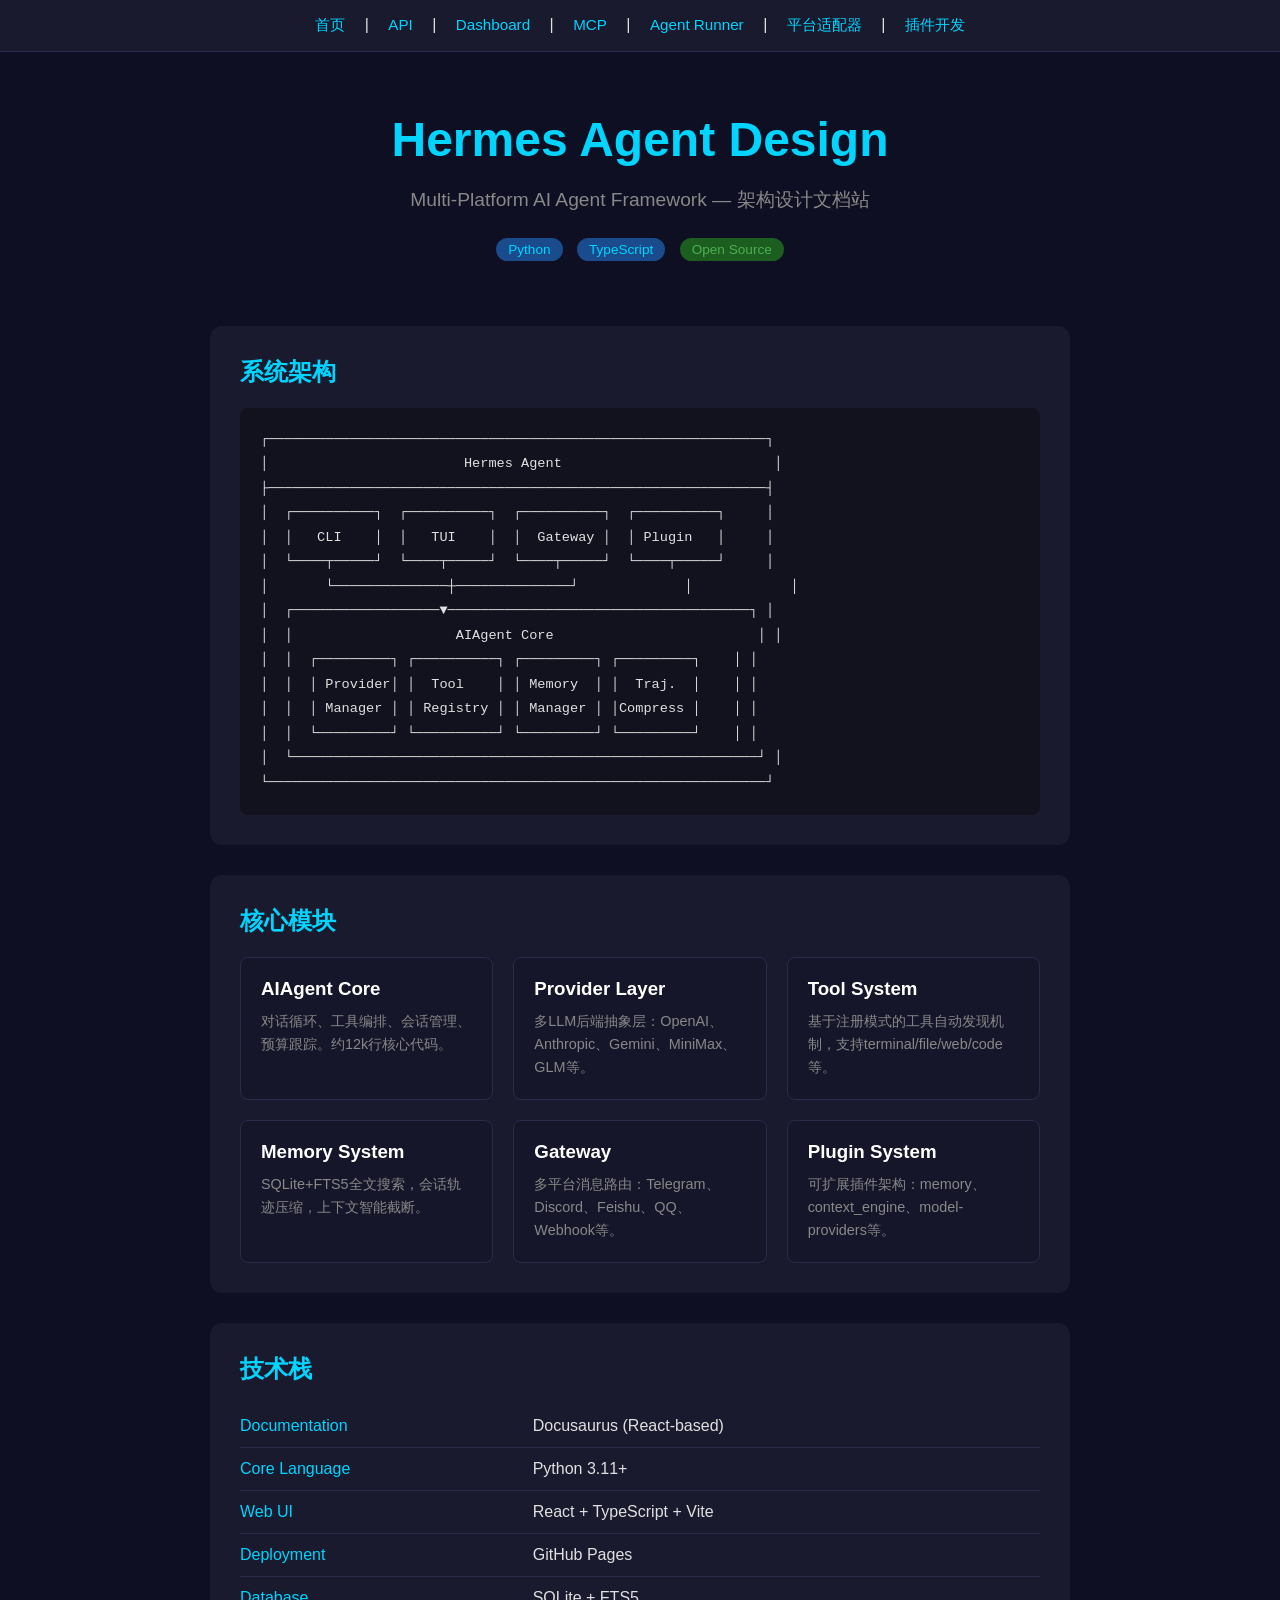
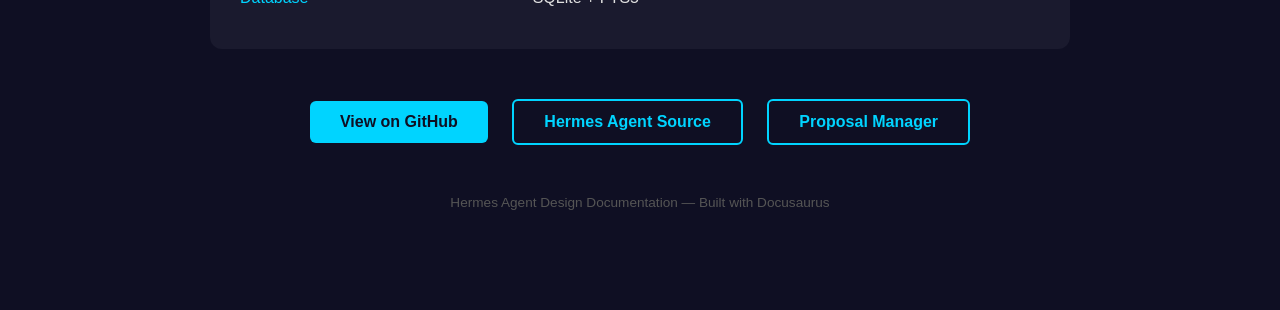
<file: index.html>
<!DOCTYPE html>
<html lang="zh-CN">
<head>
    <meta charset="UTF-8">
    <meta name="viewport" content="width=device-width, initial-scale=1.0">
    <title>Hermes Agent Design</title>
    <style>
        * { margin: 0; padding: 0; box-sizing: border-box; }
        body { font-family: -apple-system, BlinkMacSystemFont, 'Segoe UI', Roboto, sans-serif; background: #0f0f23; color: #e0e0e0; min-height: 100vh; }
        .container { max-width: 900px; margin: 0 auto; padding: 60px 20px; }
        .hero { text-align: center; margin-bottom: 60px; }
        .hero h1 { font-size: 3em; color: #00d4ff; margin-bottom: 20px; }
        .hero p { font-size: 1.2em; color: #888; max-width: 600px; margin: 0 auto; }
        .badge { display: inline-block; padding: 4px 12px; border-radius: 20px; font-size: 0.85em; margin: 5px; }
        .badge-blue { background: #1a4b8c; color: #00d4ff; }
        .badge-green { background: #1b5e20; color: #4caf50; }
        .section { background: #1a1a2e; border-radius: 12px; padding: 30px; margin-bottom: 30px; }
        .section h2 { color: #00d4ff; margin-bottom: 20px; font-size: 1.5em; }
        .grid { display: grid; grid-template-columns: repeat(auto-fit, minmax(250px, 1fr)); gap: 20px; }
        .card { background: #16162a; border-radius: 8px; padding: 20px; border: 1px solid #2a2a4a; }
        .card h3 { color: #fff; margin-bottom: 10px; }
        .card p { color: #888; font-size: 0.9em; line-height: 1.6; }
        .links { text-align: center; margin-top: 40px; }
        .links a { display: inline-block; padding: 12px 30px; background: #00d4ff; color: #0f0f23; text-decoration: none; border-radius: 6px; font-weight: bold; margin: 10px; }
        .links a.secondary { background: transparent; border: 2px solid #00d4ff; color: #00d4ff; }
        .architecture { background: #12121f; padding: 20px; border-radius: 8px; font-family: 'Courier New', monospace; font-size: 0.85em; line-height: 1.8; overflow-x: auto; white-space: pre; }
        .footer { text-align: center; padding: 40px 0; color: #555; font-size: 0.85em; }
        .nav { background: #1a1a2e; padding: 15px 20px; text-align: center; border-bottom: 1px solid #2a2a4a; }
        .nav a { color: #00d4ff; text-decoration: none; margin: 0 15px; font-size: 0.95em; }
        .nav a:hover { text-decoration: underline; }
        .nav a.active { color: #fff; font-weight: bold; }
    </style>
</head>
<body>
    <div class="nav">
        <a href="index.html">首页</a> |
        <a href="api.html">API</a> |
        <a href="dashboard.html">Dashboard</a> |
        <a href="mcp.html">MCP</a> |
        <a href="agent-runner.html">Agent Runner</a> |
        <a href="platform-adapter.html">平台适配器</a> |
        <a href="plugin-development.html">插件开发</a>
    </div>
    <div class="container">
        <div class="hero">
            <h1>Hermes Agent Design</h1>
            <p>Multi-Platform AI Agent Framework — 架构设计文档站</p>
            <div style="margin-top: 20px;">
                <span class="badge badge-blue">Python</span>
                <span class="badge badge-blue">TypeScript</span>
                <span class="badge badge-green">Open Source</span>
            </div>
        </div>

        <div class="section">
            <h2>系统架构</h2>
            <div class="architecture">┌─────────────────────────────────────────────────────────────┐
│                        Hermes Agent                          │
├─────────────────────────────────────────────────────────────┤
│  ┌──────────┐  ┌──────────┐  ┌──────────┐  ┌──────────┐     │
│  │   CLI    │  │   TUI    │  │  Gateway │  │ Plugin   │     │
│  └────┬─────┘  └────┬─────┘  └────┬─────┘  └────┬─────┘     │
│       └──────────────┼──────────────┘             │            │
│  ┌──────────────────▼─────────────────────────────────────┐ │
│  │                    AIAgent Core                         │ │
│  │  ┌─────────┐ ┌──────────┐ ┌─────────┐ ┌─────────┐    │ │
│  │  │ Provider│ │  Tool    │ │ Memory  │ │  Traj.  │    │ │
│  │  │ Manager │ │ Registry │ │ Manager │ │Compress │    │ │
│  │  └─────────┘ └──────────┘ └─────────┘ └─────────┘    │ │
│  └─────────────────────────────────────────────────────────┘ │
└─────────────────────────────────────────────────────────────┘</div>
        </div>

        <div class="section">
            <h2>核心模块</h2>
            <div class="grid">
                <div class="card">
                    <h3>AIAgent Core</h3>
                    <p>对话循环、工具编排、会话管理、预算跟踪。约12k行核心代码。</p>
                </div>
                <div class="card">
                    <h3>Provider Layer</h3>
                    <p>多LLM后端抽象层：OpenAI、Anthropic、Gemini、MiniMax、GLM等。</p>
                </div>
                <div class="card">
                    <h3>Tool System</h3>
                    <p>基于注册模式的工具自动发现机制，支持terminal/file/web/code等。</p>
                </div>
                <div class="card">
                    <h3>Memory System</h3>
                    <p>SQLite+FTS5全文搜索，会话轨迹压缩，上下文智能截断。</p>
                </div>
                <div class="card">
                    <h3>Gateway</h3>
                    <p>多平台消息路由：Telegram、Discord、Feishu、QQ、Webhook等。</p>
                </div>
                <div class="card">
                    <h3>Plugin System</h3>
                    <p>可扩展插件架构：memory、context_engine、model-providers等。</p>
                </div>
            </div>
        </div>

        <div class="section">
            <h2>技术栈</h2>
            <table style="width:100%; border-collapse: collapse;">
                <tr style="border-bottom: 1px solid #2a2a4a;">
                    <td style="padding: 12px 0; color: #00d4ff;">Documentation</td>
                    <td style="padding: 12px 0;">Docusaurus (React-based)</td>
                </tr>
                <tr style="border-bottom: 1px solid #2a2a4a;">
                    <td style="padding: 12px 0; color: #00d4ff;">Core Language</td>
                    <td style="padding: 12px 0;">Python 3.11+</td>
                </tr>
                <tr style="border-bottom: 1px solid #2a2a4a;">
                    <td style="padding: 12px 0; color: #00d4ff;">Web UI</td>
                    <td style="padding: 12px 0;">React + TypeScript + Vite</td>
                </tr>
                <tr style="border-bottom: 1px solid #2a2a4a;">
                    <td style="padding: 12px 0; color: #00d4ff;">Deployment</td>
                    <td style="padding: 12px 0;">GitHub Pages</td>
                </tr>
                <tr>
                    <td style="padding: 12px 0; color: #00d4ff;">Database</td>
                    <td style="padding: 12px 0;">SQLite + FTS5</td>
                </tr>
            </table>
        </div>

        <div class="links">
            <a href="https://github.com/YeLuo45/hermes-agent-design">View on GitHub</a>
            <a href="https://github.com/YeLuo45/hermes-agent" class="secondary">Hermes Agent Source</a>
            <a href="https://yeluo45.github.io/prj-proposals-manager/" class="secondary">Proposal Manager</a>
        </div>

        <div class="footer">
            Hermes Agent Design Documentation — Built with Docusaurus
        </div>
    </div>
</body>
</html>
</file>
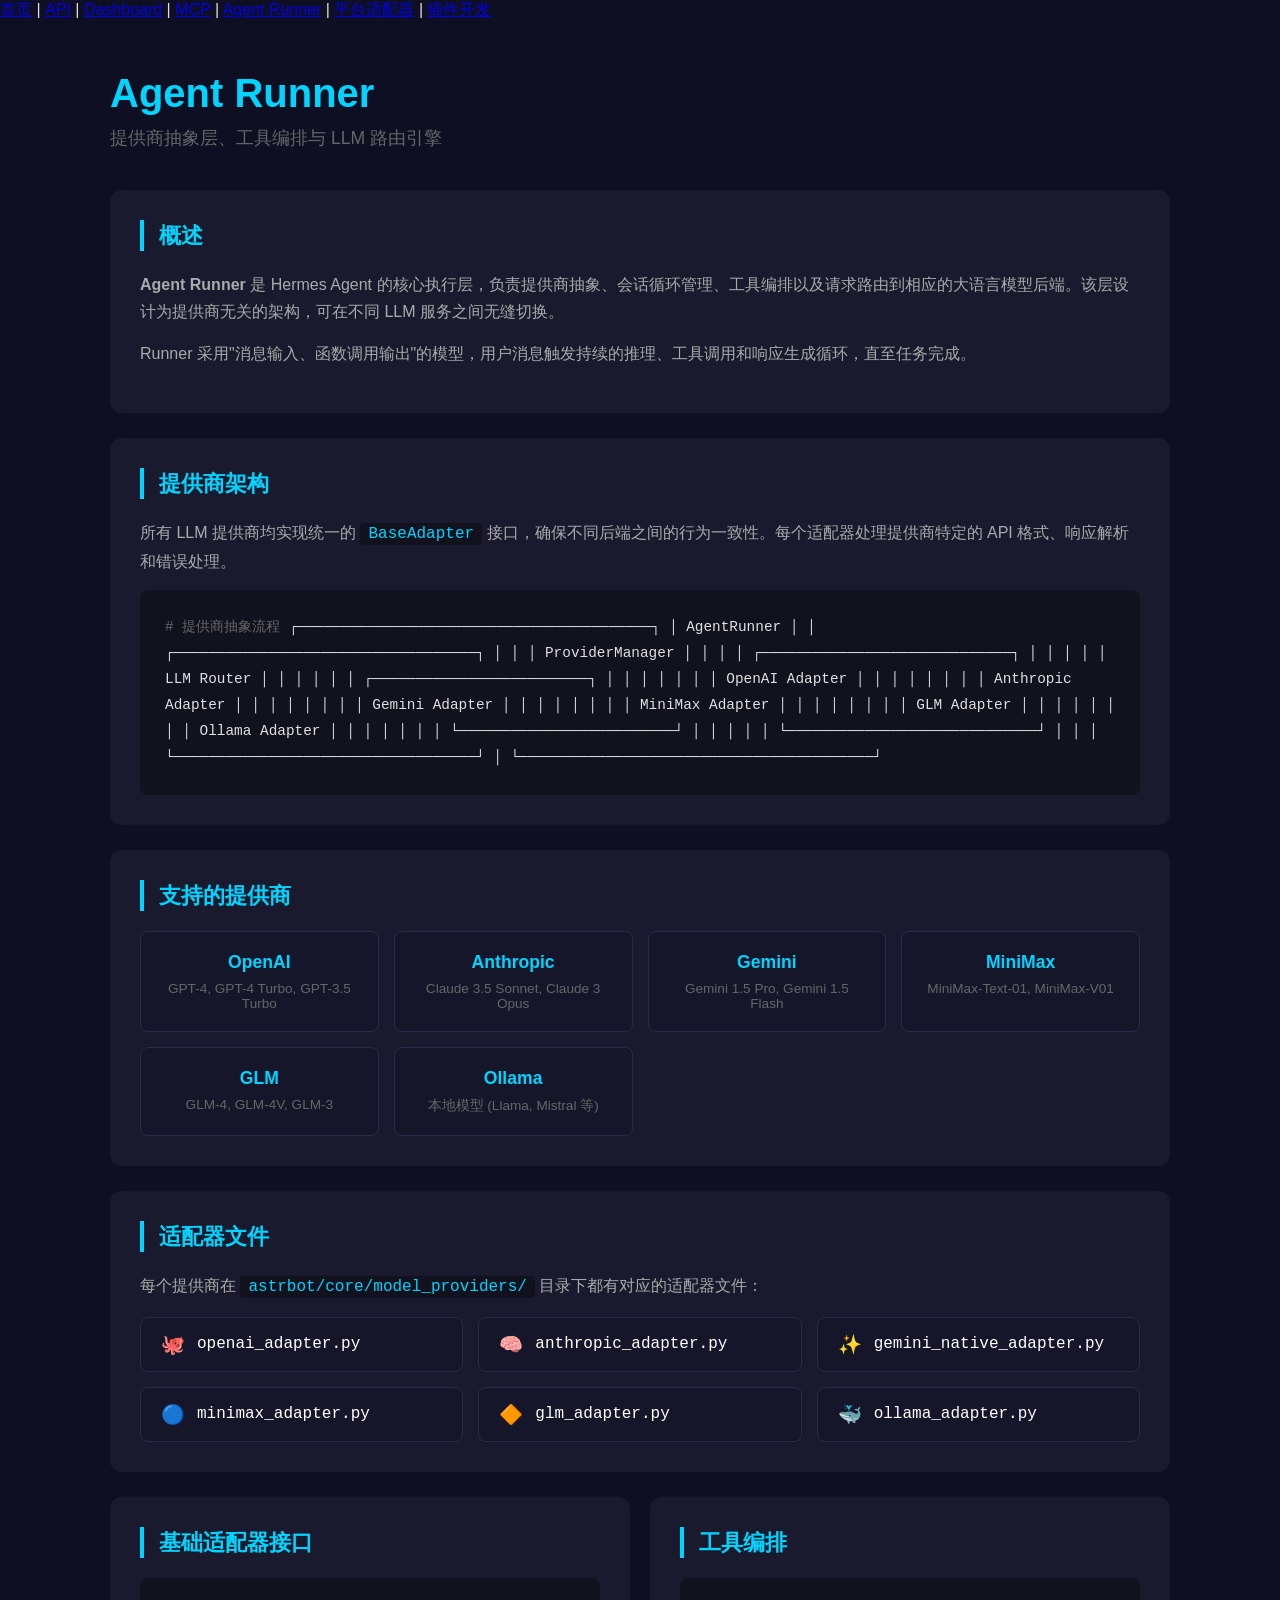
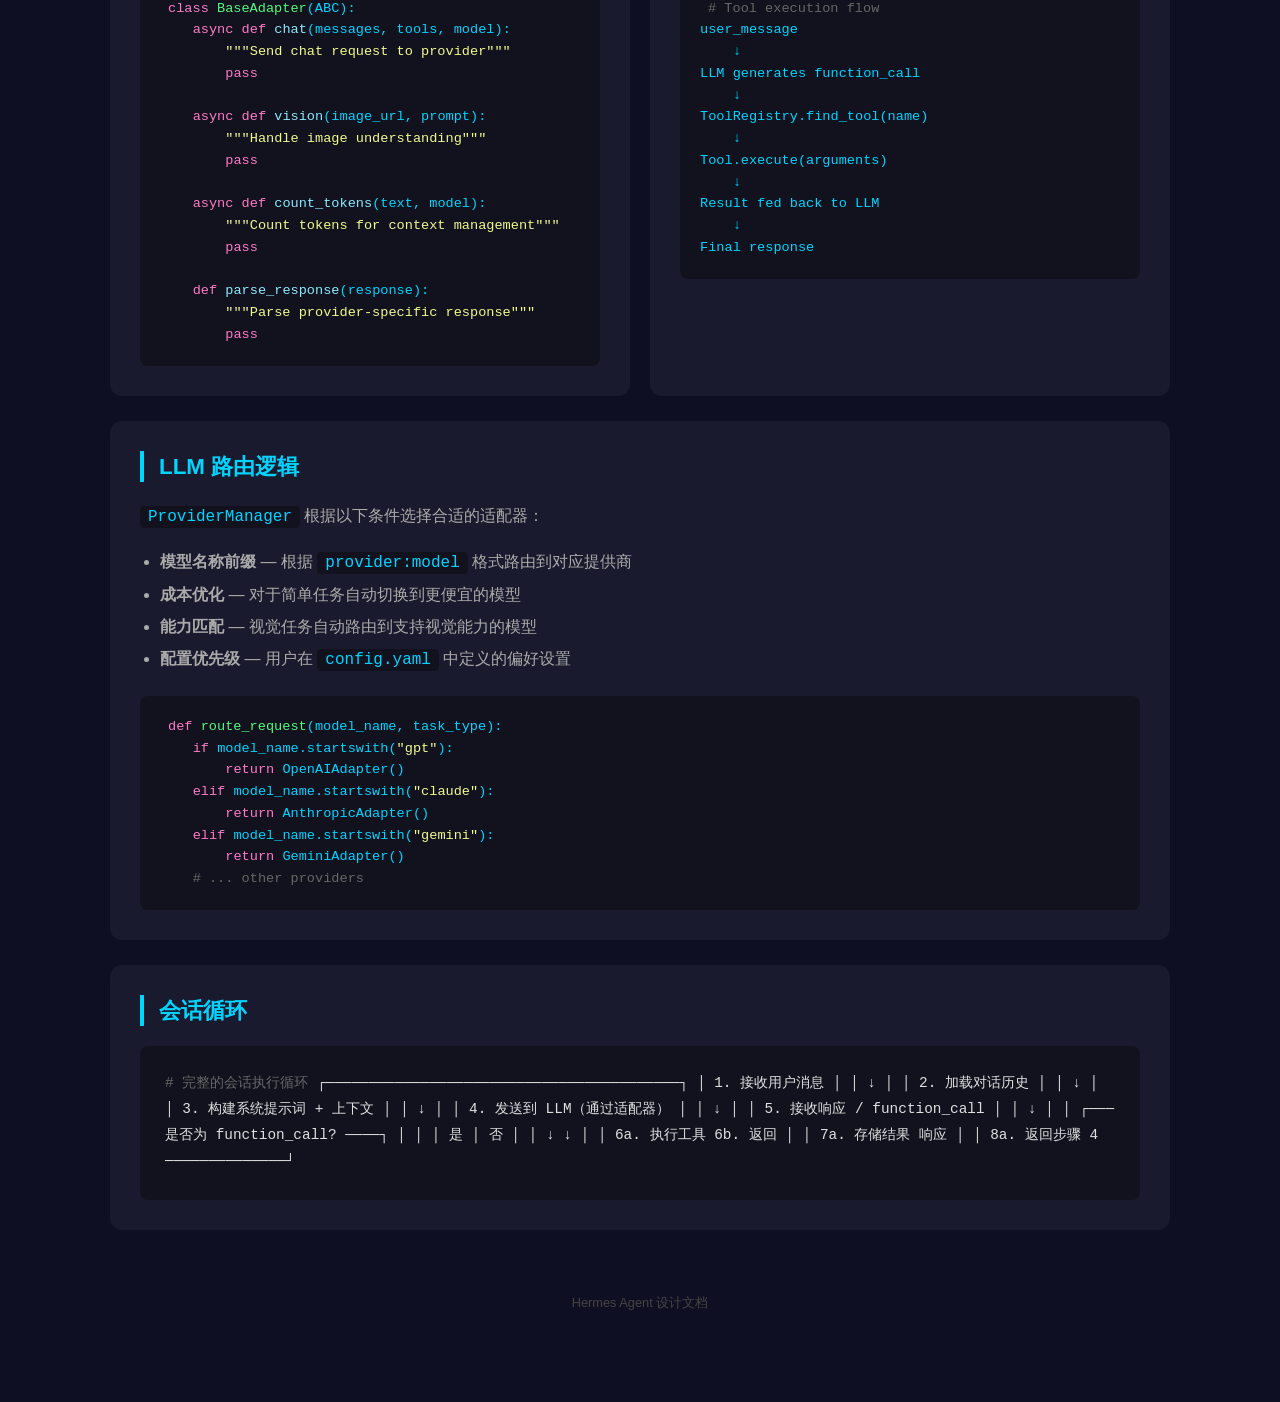
<file: agent-runner.html>
<!DOCTYPE html>
<html lang="zh-CN">
<head>
    <meta charset="UTF-8">
    <meta name="viewport" content="width=device-width, initial-scale=1.0">
    <title>Agent Runner - Hermes Agent</title>
    <style>
        * { margin: 0; padding: 0; box-sizing: border-box; }
        body { font-family: -apple-system, BlinkMacSystemFont, 'Segoe UI', Roboto, sans-serif; background: #0f0f23; color: #e0e0e0; min-height: 100vh; }
        nav { background: #1a1a2e; padding: 15px 30px; display: flex; gap: 20px; flex-wrap: wrap; }
        nav a { color: #888; text-decoration: none; padding: 8px 16px; border-radius: 6px; transition: all 0.2s; font-size: 0.9em; }
        nav a:hover { background: #2a2a4a; color: #00d4ff; }
        nav a.active { background: #00d4ff; color: #0f0f23; font-weight: bold; }
        .container { max-width: 1100px; margin: 0 auto; padding: 50px 20px; }
        h1 { font-size: 2.5em; color: #00d4ff; margin-bottom: 10px; }
        .subtitle { color: #666; font-size: 1.1em; margin-bottom: 40px; }
        .section { background: #1a1a2e; border-radius: 12px; padding: 30px; margin-bottom: 25px; }
        .section h2 { color: #00d4ff; margin-bottom: 20px; font-size: 1.4em; border-left: 4px solid #00d4ff; padding-left: 15px; }
        .section p { color: #aaa; line-height: 1.7; margin-bottom: 15px; }
        .section code { background: #12121f; padding: 2px 8px; border-radius: 4px; color: #00d4ff; font-family: 'Courier New', monospace; }
        pre { background: #12121f; padding: 20px; border-radius: 8px; overflow-x: auto; line-height: 1.6; font-size: 0.85em; }
        pre code { background: none; padding: 0; color: #e0e0e0; }
        .comment { color: #666; }
        .keyword { color: #ff79c6; }
        .string { color: #f1fa8c; }
        .function { color: #50fa7b; }
        .method { color: #8be9fd; }
        .provider-grid { display: grid; grid-template-columns: repeat(auto-fit, minmax(200px, 1fr)); gap: 15px; margin-top: 20px; }
        .provider-card { background: #16162a; border: 1px solid #2a2a4a; border-radius: 8px; padding: 20px; text-align: center; }
        .provider-card .name { color: #00d4ff; font-weight: bold; font-size: 1.1em; }
        .provider-card .desc { color: #666; font-size: 0.85em; margin-top: 8px; }
        .flow-diagram { background: #12121f; padding: 25px; border-radius: 8px; font-family: 'Courier New', monospace; font-size: 0.9em; line-height: 1.8; }
        .file-list { display: grid; grid-template-columns: repeat(auto-fit, minmax(280px, 1fr)); gap: 15px; }
        .file-item { background: #16162a; border: 1px solid #2a2a4a; border-radius: 8px; padding: 15px 20px; display: flex; align-items: center; gap: 12px; }
        .file-item .icon { color: #00d4ff; font-size: 1.2em; }
        .file-item .name { color: #fff; font-family: 'Courier New', monospace; }
        .two-col { display: grid; grid-template-columns: 1fr 1fr; gap: 20px; }
        @media (max-width: 768px) { .two-col { grid-template-columns: 1fr; } }
        .footer { text-align: center; padding: 40px 0; color: #444; font-size: 0.8em; }
    </style>
</head>
<body>
    <div class="nav">
        <a href="index.html">首页</a> |
        <a href="api.html">API</a> |
        <a href="dashboard.html">Dashboard</a> |
        <a href="mcp.html">MCP</a> |
        <a href="agent-runner.html">Agent Runner</a> |
        <a href="platform-adapter.html">平台适配器</a> |
        <a href="plugin-development.html">插件开发</a>
    </div>

    <div class="container">
        <h1>Agent Runner</h1>
        <p class="subtitle">提供商抽象层、工具编排与 LLM 路由引擎</p>

        <div class="section">
            <h2>概述</h2>
            <p><strong>Agent Runner</strong> 是 Hermes Agent 的核心执行层，负责提供商抽象、会话循环管理、工具编排以及请求路由到相应的大语言模型后端。该层设计为提供商无关的架构，可在不同 LLM 服务之间无缝切换。</p>
            <p>Runner 采用"消息输入、函数调用输出"的模型，用户消息触发持续的推理、工具调用和响应生成循环，直至任务完成。</p>
        </div>

        <div class="section">
            <h2>提供商架构</h2>
            <p>所有 LLM 提供商均实现统一的 <code>BaseAdapter</code> 接口，确保不同后端之间的行为一致性。每个适配器处理提供商特定的 API 格式、响应解析和错误处理。</p>
            <div class="flow-diagram"><span class="comment"># 提供商抽象流程</span>
┌─────────────────────────────────────────┐
│            AgentRunner                   │
│  ┌───────────────────────────────────┐  │
│  │    ProviderManager                │  │
│  │  ┌─────────────────────────────┐  │  │
│  │  │  LLM Router                  │  │  │
│  │  │  ┌─────────────────────────┐  │  │  │
│  │  │  │ OpenAI Adapter         │  │  │  │
│  │  │  │ Anthropic Adapter      │  │  │  │
│  │  │  │ Gemini Adapter          │  │  │  │
│  │  │  │ MiniMax Adapter         │  │  │  │
│  │  │  │ GLM Adapter             │  │  │  │
│  │  │  │ Ollama Adapter          │  │  │  │
│  │  │  └─────────────────────────┘  │  │  │
│  │  └─────────────────────────────┘  │  │
│  └───────────────────────────────────┘  │
└─────────────────────────────────────────┘</div>
        </div>

        <div class="section">
            <h2>支持的提供商</h2>
            <div class="provider-grid">
                <div class="provider-card">
                    <div class="name">OpenAI</div>
                    <div class="desc">GPT-4, GPT-4 Turbo, GPT-3.5 Turbo</div>
                </div>
                <div class="provider-card">
                    <div class="name">Anthropic</div>
                    <div class="desc">Claude 3.5 Sonnet, Claude 3 Opus</div>
                </div>
                <div class="provider-card">
                    <div class="name">Gemini</div>
                    <div class="desc">Gemini 1.5 Pro, Gemini 1.5 Flash</div>
                </div>
                <div class="provider-card">
                    <div class="name">MiniMax</div>
                    <div class="desc">MiniMax-Text-01, MiniMax-V01</div>
                </div>
                <div class="provider-card">
                    <div class="name">GLM</div>
                    <div class="desc">GLM-4, GLM-4V, GLM-3</div>
                </div>
                <div class="provider-card">
                    <div class="name">Ollama</div>
                    <div class="desc">本地模型 (Llama, Mistral 等)</div>
                </div>
            </div>
        </div>

        <div class="section">
            <h2>适配器文件</h2>
            <p>每个提供商在 <code>astrbot/core/model_providers/</code> 目录下都有对应的适配器文件：</p>
            <div class="file-list">
                <div class="file-item">
                    <span class="icon">🐙</span>
                    <span class="name">openai_adapter.py</span>
                </div>
                <div class="file-item">
                    <span class="icon">🧠</span>
                    <span class="name">anthropic_adapter.py</span>
                </div>
                <div class="file-item">
                    <span class="icon">✨</span>
                    <span class="name">gemini_native_adapter.py</span>
                </div>
                <div class="file-item">
                    <span class="icon">🔵</span>
                    <span class="name">minimax_adapter.py</span>
                </div>
                <div class="file-item">
                    <span class="icon">🔶</span>
                    <span class="name">glm_adapter.py</span>
                </div>
                <div class="file-item">
                    <span class="icon">🐳</span>
                    <span class="name">ollama_adapter.py</span>
                </div>
            </div>
        </div>

        <div class="two-col">
            <div class="section">
                <h2>基础适配器接口</h2>
                <pre><code><span class="keyword">class</span> <span class="function">BaseAdapter</span>(ABC):
    <span class="keyword">async def</span> <span class="method">chat</span>(messages, tools, model):
        <span class="string">"""Send chat request to provider"""</span>
        <span class="keyword">pass</span>

    <span class="keyword">async def</span> <span class="method">vision</span>(image_url, prompt):
        <span class="string">"""Handle image understanding"""</span>
        <span class="keyword">pass</span>

    <span class="keyword">async def</span> <span class="method">count_tokens</span>(text, model):
        <span class="string">"""Count tokens for context management"""</span>
        <span class="keyword">pass</span>

    <span class="keyword">def</span> <span class="method">parse_response</span>(response):
        <span class="string">"""Parse provider-specific response"""</span>
        <span class="keyword">pass</span></code></pre>
            </div>

            <div class="section">
                <h2>工具编排</h2>
                <pre><code><span class="comment"># Tool execution flow</span>
user_message
    ↓
LLM generates function_call
    ↓
ToolRegistry.find_tool(name)
    ↓
Tool.execute(arguments)
    ↓
Result fed back to LLM
    ↓
Final response</code></pre>
            </div>
        </div>

        <div class="section">
            <h2>LLM 路由逻辑</h2>
            <p><code>ProviderManager</code> 根据以下条件选择合适的适配器：</p>
            <ul style="color: #aaa; line-height: 2; margin-left: 20px; margin-top: 10px;">
                <li><strong>模型名称前缀</strong> — 根据 <code>provider:model</code> 格式路由到对应提供商</li>
                <li><strong>成本优化</strong> — 对于简单任务自动切换到更便宜的模型</li>
                <li><strong>能力匹配</strong> — 视觉任务自动路由到支持视觉能力的模型</li>
                <li><strong>配置优先级</strong> — 用户在 <code>config.yaml</code> 中定义的偏好设置</li>
            </ul>
            <pre style="margin-top: 20px;"><code><span class="keyword">def</span> <span class="function">route_request</span>(model_name, task_type):
    <span class="keyword">if</span> model_name.startswith(<span class="string">"gpt"</span>):
        <span class="keyword">return</span> OpenAIAdapter()
    <span class="keyword">elif</span> model_name.startswith(<span class="string">"claude"</span>):
        <span class="keyword">return</span> AnthropicAdapter()
    <span class="keyword">elif</span> model_name.startswith(<span class="string">"gemini"</span>):
        <span class="keyword">return</span> GeminiAdapter()
    <span class="comment"># ... other providers</span></code></pre>
        </div>

        <div class="section">
            <h2>会话循环</h2>
            <div class="flow-diagram"><span class="comment"># 完整的会话执行循环</span>
┌─────────────────────────────────────────┐
│  1. 接收用户消息                          │
│         ↓                               │
│  2. 加载对话历史                          │
│         ↓                               │
│  3. 构建系统提示词 + 上下文               │
│         ↓                               │
│  4. 发送到 LLM（通过适配器）              │
│         ↓                               │
│  5. 接收响应 / function_call             │
│         ↓                               │
│  ┌─── 是否为 function_call? ────┐        │
│  │  是                         │ 否      │
│  ↓                            ↓          │
│  6a. 执行工具          6b. 返回          │
│  7a. 存储结果            响应             │
│  8a. 返回步骤 4          ──────────────┘</div>
        </div>

        <div class="footer">
            Hermes Agent 设计文档
        </div>
    </div>
</body>
</html>
</file>
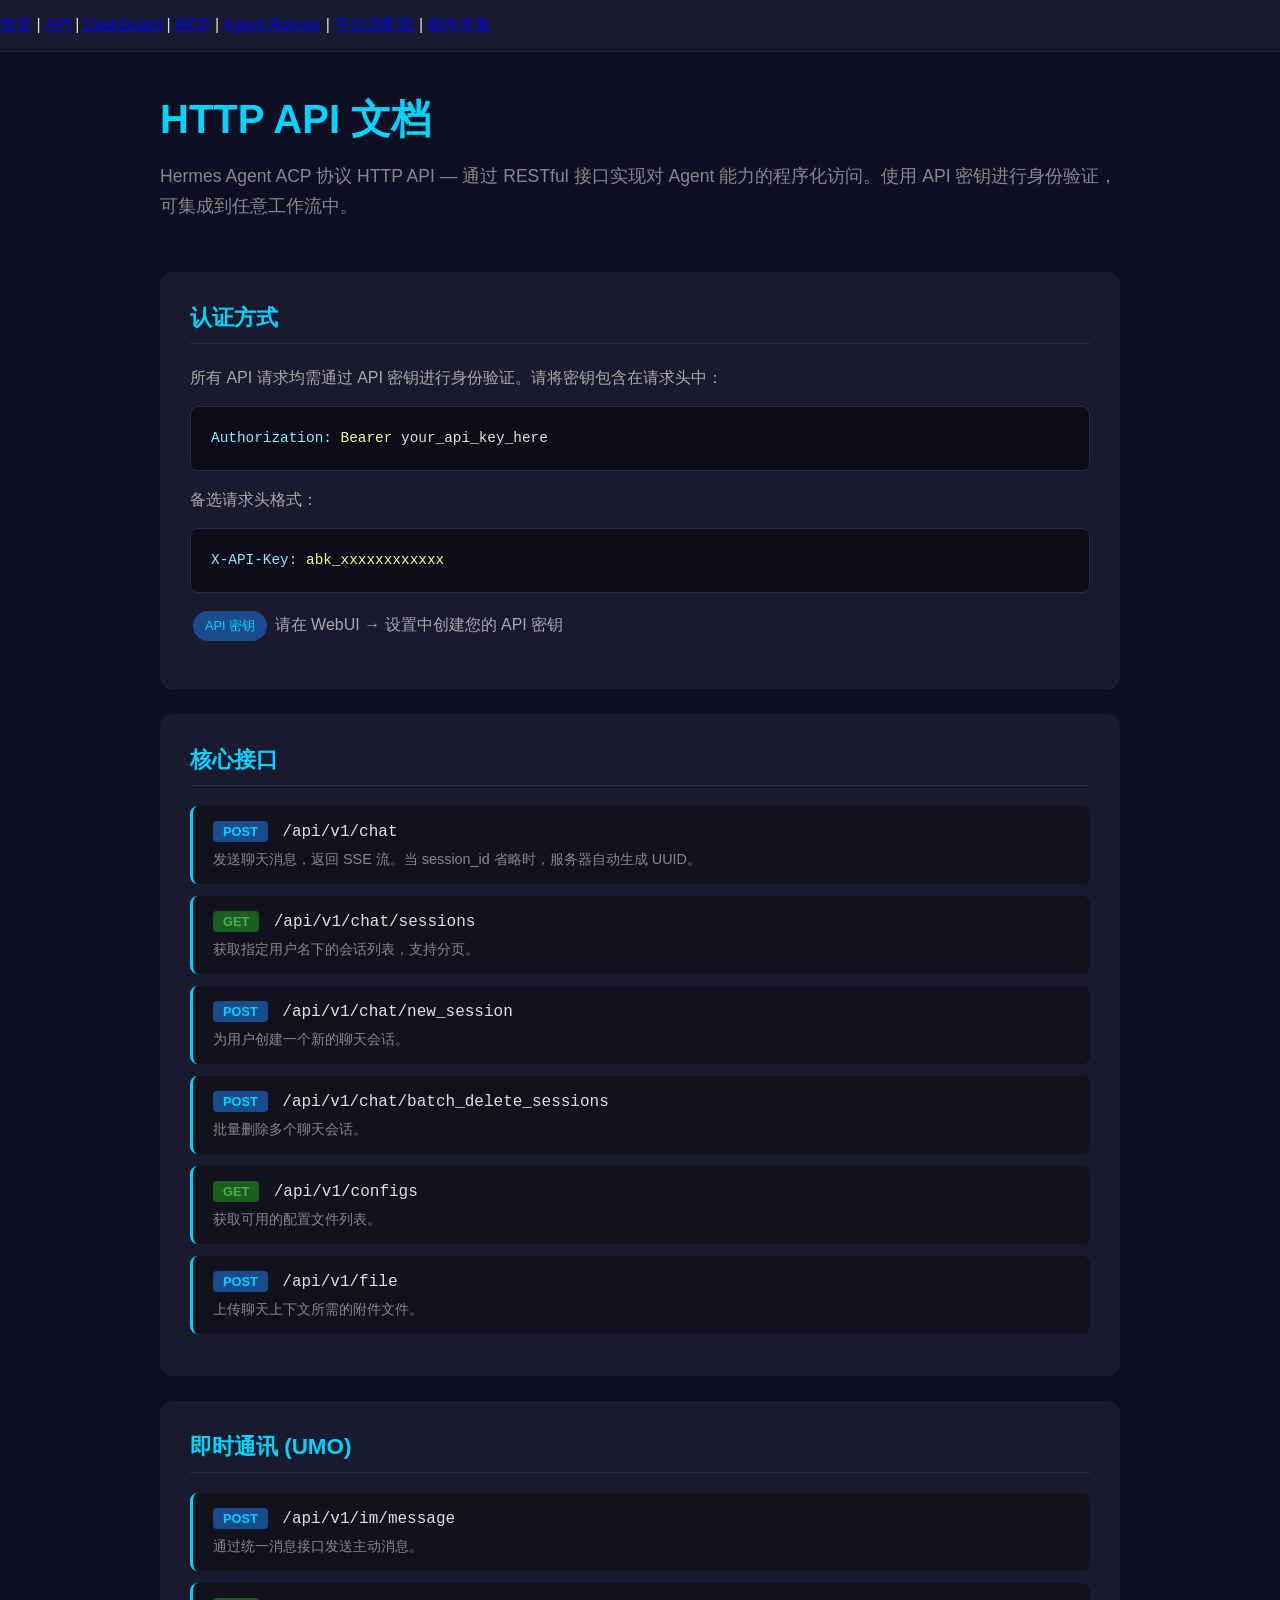
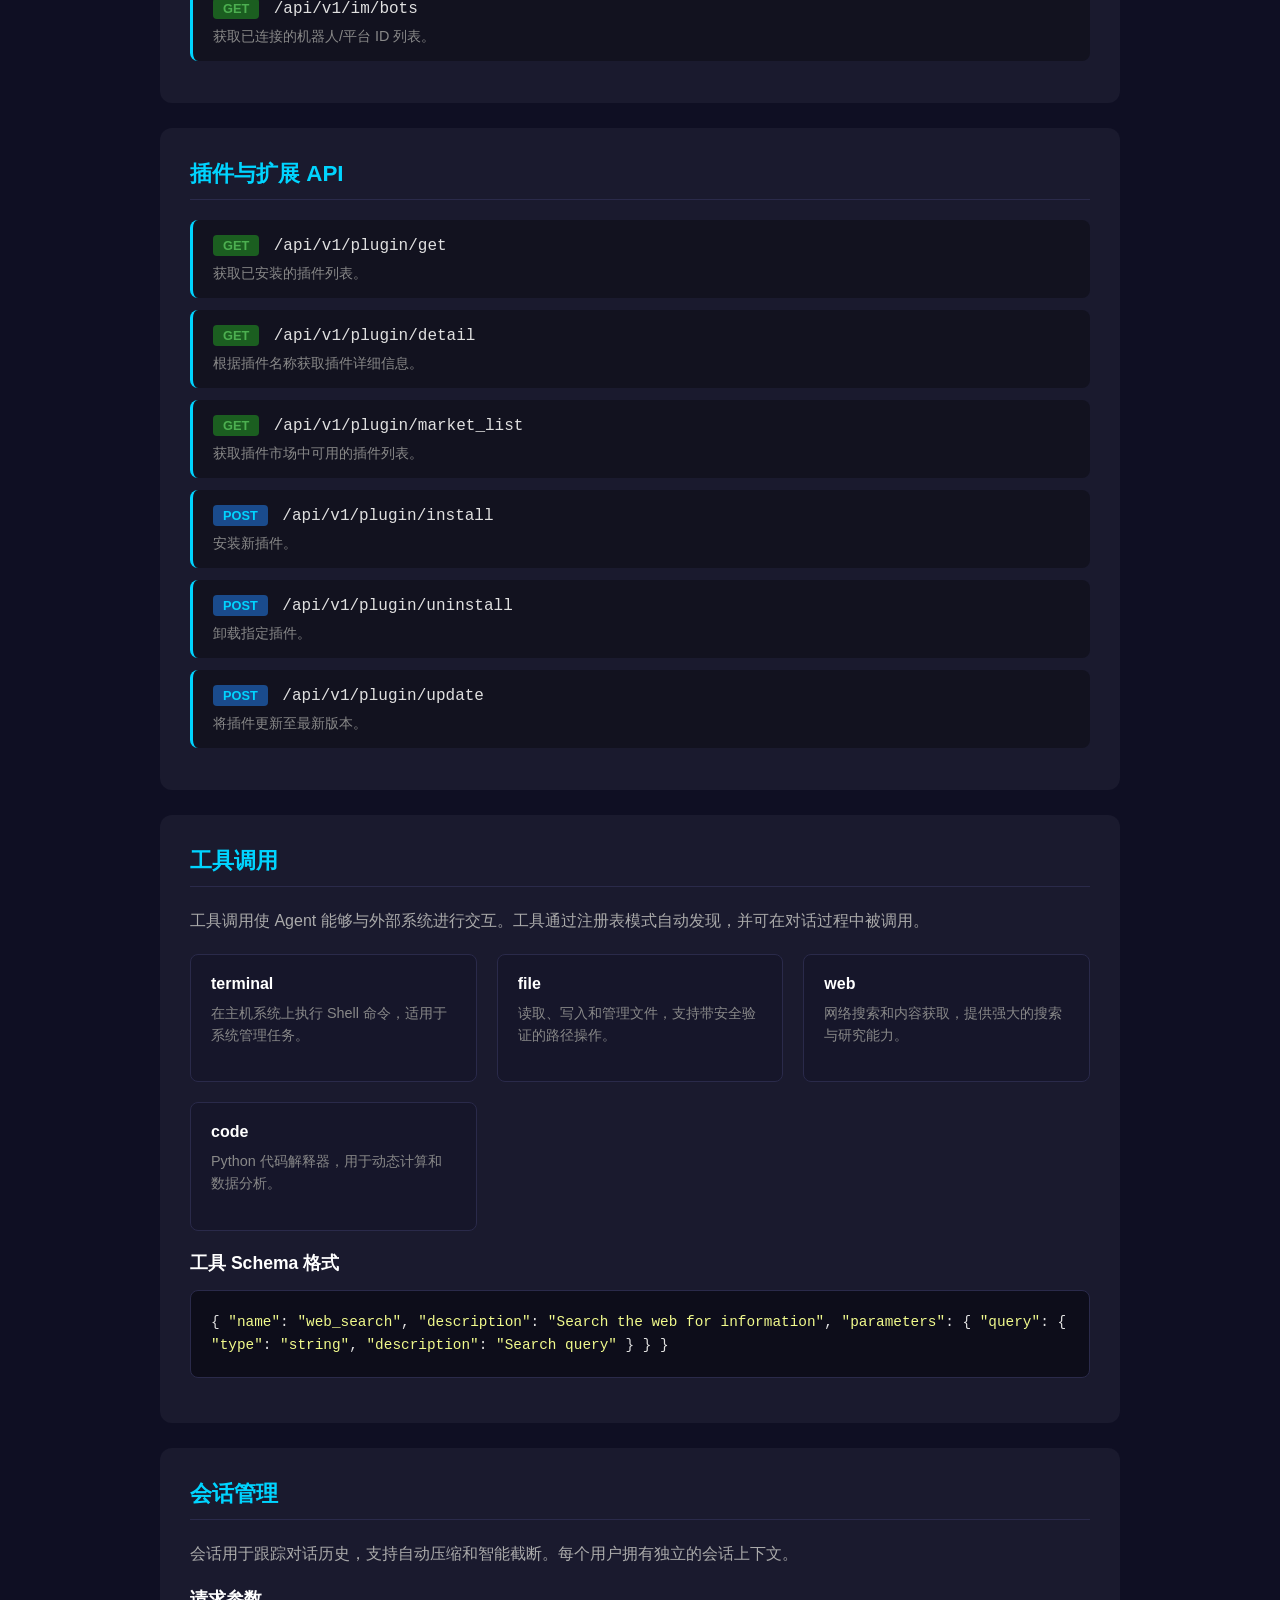
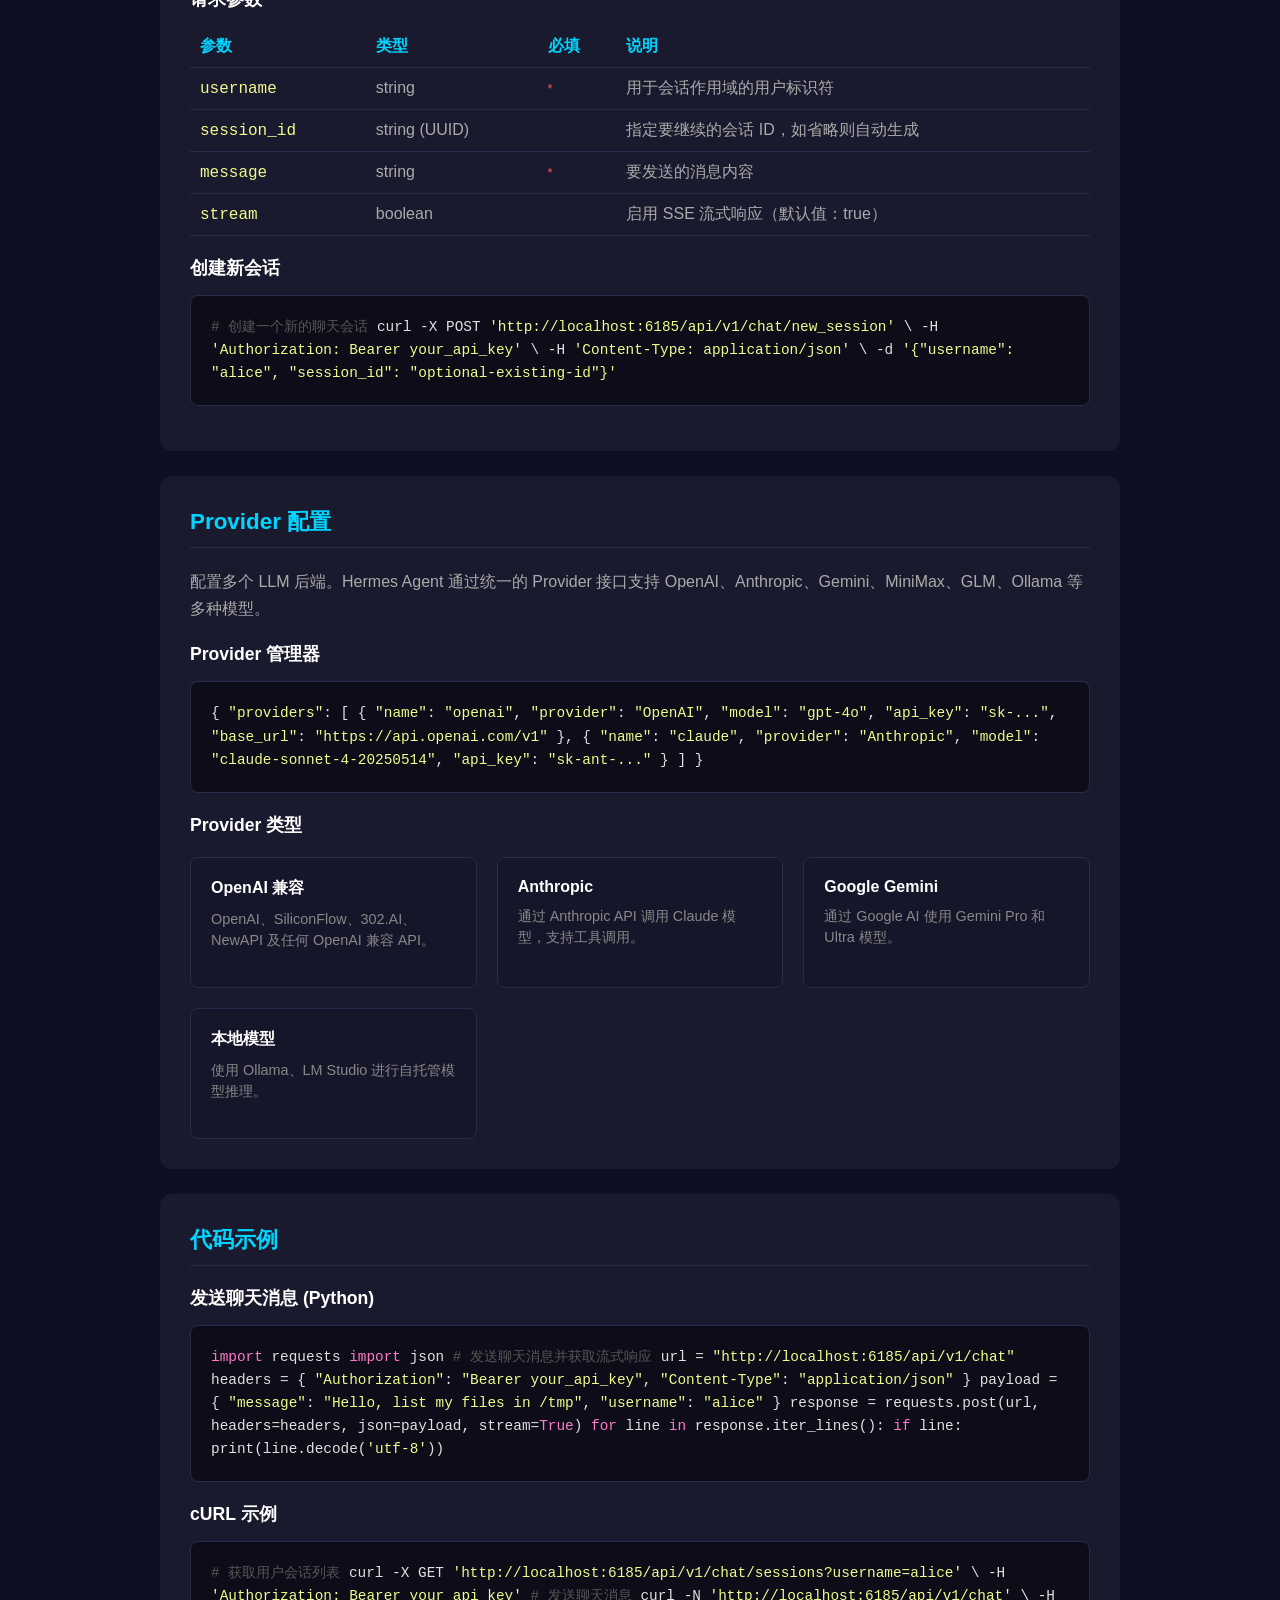
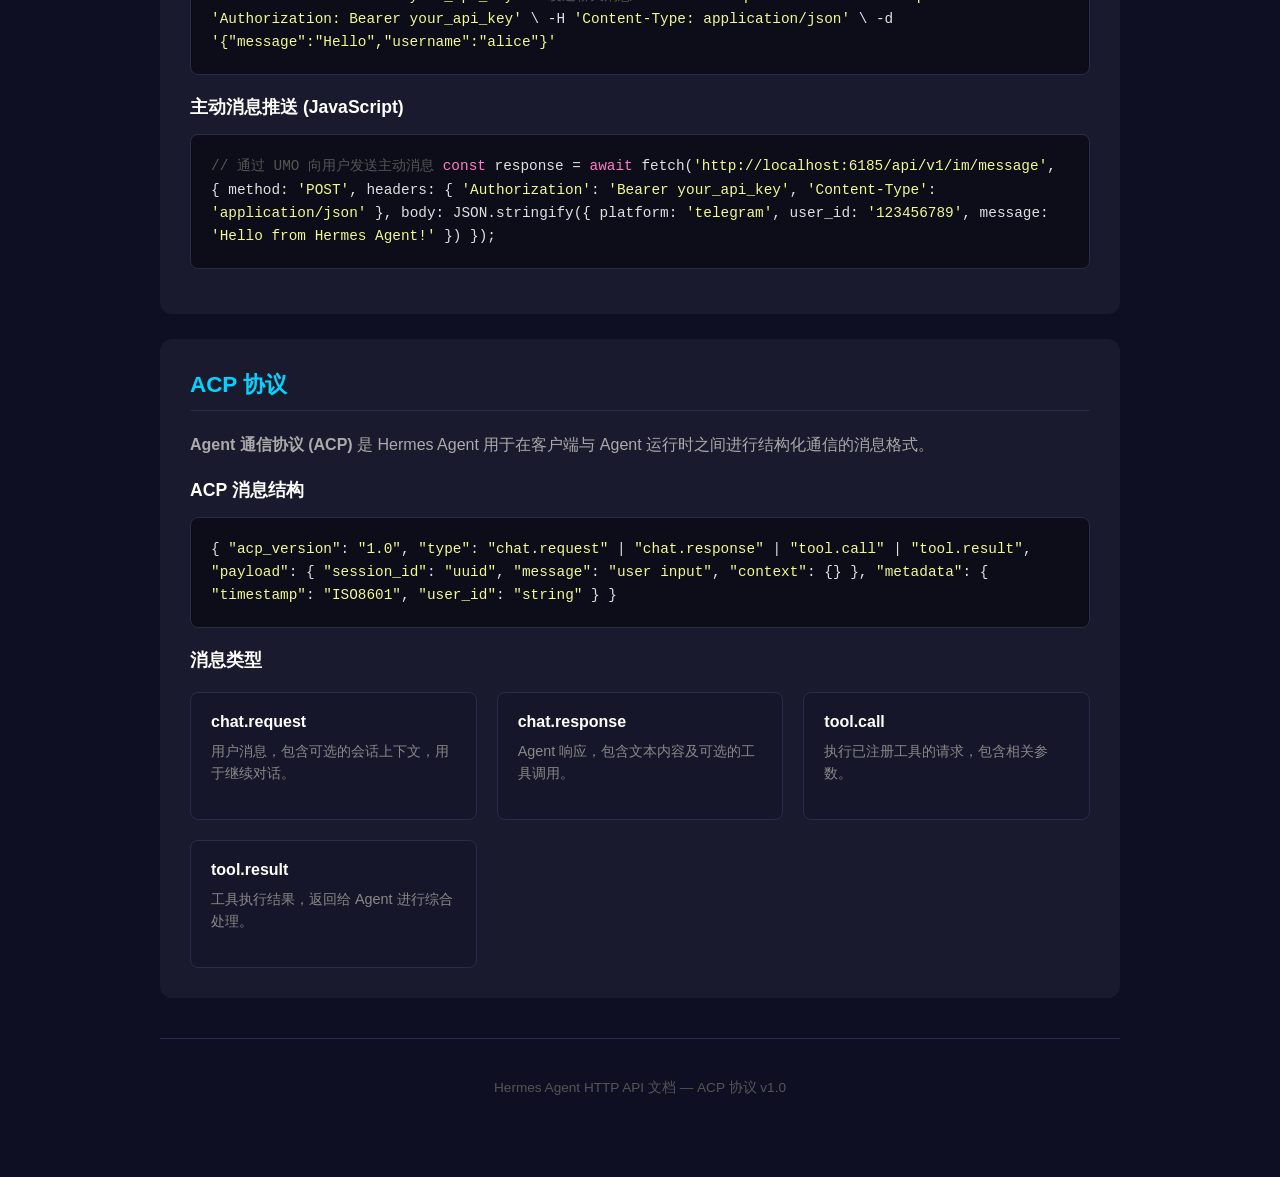
<file: api.html>
<!DOCTYPE html>
<html lang="zh-CN">
<head>
    <meta charset="UTF-8">
    <meta name="viewport" content="width=device-width, initial-scale=1.0">
    <title>Hermes Agent HTTP API</title>
    <style>
        * { margin: 0; padding: 0; box-sizing: border-box; }
        body { font-family: -apple-system, BlinkMacSystemFont, 'Segoe UI', Roboto, sans-serif; background: #0f0f23; color: #e0e0e0; min-height: 100vh; }
        
        /* Navigation */
        .nav { background: #1a1a2e; padding: 15px 0; border-bottom: 1px solid #2a2a4a; }
        .nav-inner { max-width: 1200px; margin: 0 auto; padding: 0 20px; display: flex; align-items: center; gap: 30px; }
        .nav-brand { font-size: 1.2em; font-weight: bold; color: #00d4ff; text-decoration: none; }
        .nav-links { display: flex; gap: 25px; flex-wrap: wrap; }
        .nav-links a { color: #888; text-decoration: none; font-size: 0.95em; transition: color 0.2s; }
        .nav-links a:hover, .nav-links a.active { color: #00d4ff; }
        
        .container { max-width: 1000px; margin: 0 auto; padding: 40px 20px; }
        
        .hero { margin-bottom: 50px; }
        .hero h1 { font-size: 2.5em; color: #00d4ff; margin-bottom: 15px; }
        .hero p { color: #888; font-size: 1.1em; line-height: 1.7; }
        
        .section { background: #1a1a2e; border-radius: 12px; padding: 30px; margin-bottom: 25px; }
        .section h2 { color: #00d4ff; margin-bottom: 20px; font-size: 1.4em; border-bottom: 1px solid #2a2a4a; padding-bottom: 10px; }
        .section h3 { color: #fff; margin: 20px 0 12px 0; font-size: 1.1em; }
        .section p { color: #aaa; line-height: 1.7; margin-bottom: 15px; }
        
        .endpoint { background: #12121f; border-radius: 8px; padding: 15px 20px; margin: 12px 0; border-left: 3px solid #00d4ff; }
        .endpoint-method { display: inline-block; padding: 3px 10px; border-radius: 4px; font-size: 0.8em; font-weight: bold; margin-right: 10px; }
        .method-get { background: #1b5e20; color: #4caf50; }
        .method-post { background: #1a4b8c; color: #00d4ff; }
        .endpoint-path { color: #e0e0e0; font-family: 'Courier New', monospace; }
        .endpoint-desc { color: #888; font-size: 0.9em; margin-top: 8px; }
        
        code { font-family: 'Courier New', Consolas, monospace; }
        .code-block { background: #0d0d1a; border-radius: 8px; padding: 20px; margin: 15px 0; overflow-x: auto; border: 1px solid #2a2a4a; }
        .code-block code { color: #e0e0e0; line-height: 1.6; font-size: 0.9em; }
        .code-comment { color: #555; }
        .code-keyword { color: #ff79c6; }
        .code-string { color: #f1fa8c; }
        .code-number { color: #bd93f9; }
        .code-header { color: #8be9fd; }
        
        .params-table { width: 100%; border-collapse: collapse; margin: 15px 0; }
        .params-table th { text-align: left; color: #00d4ff; padding: 10px; border-bottom: 1px solid #2a2a4a; }
        .params-table td { padding: 10px; border-bottom: 1px solid #2a2a4a; color: #aaa; }
        .params-table code { color: #f1fa8c; }
        .required { color: #ff5555; font-size: 0.8em; }
        
        .badge { display: inline-block; padding: 4px 12px; border-radius: 20px; font-size: 0.8em; margin: 3px; }
        .badge-blue { background: #1a4b8c; color: #00d4ff; }
        .badge-green { background: #1b5e20; color: #4caf50; }
        .badge-purple { background: #6c3483; color: #bd93f9; }
        
        .grid { display: grid; grid-template-columns: repeat(auto-fit, minmax(280px, 1fr)); gap: 20px; margin-top: 20px; }
        .card { background: #16162a; border-radius: 8px; padding: 20px; border: 1px solid #2a2a4a; }
        .card h4 { color: #fff; margin-bottom: 10px; }
        .card p { color: #888; font-size: 0.9em; line-height: 1.5; }
        
        .footer { text-align: center; padding: 40px 0; color: #555; font-size: 0.85em; margin-top: 40px; border-top: 1px solid #2a2a4a; }
    </style>
</head>
<body>
    <div class="nav">
        <a href="index.html">首页</a> |
        <a href="api.html">API</a> |
        <a href="dashboard.html">Dashboard</a> |
        <a href="mcp.html">MCP</a> |
        <a href="agent-runner.html">Agent Runner</a> |
        <a href="platform-adapter.html">平台适配器</a> |
        <a href="plugin-development.html">插件开发</a>
    </div>

    <div class="container">
        <div class="hero">
            <h1>HTTP API 文档</h1>
            <p>Hermes Agent ACP 协议 HTTP API — 通过 RESTful 接口实现对 Agent 能力的程序化访问。使用 API 密钥进行身份验证，可集成到任意工作流中。</p>
        </div>

        <div class="section">
            <h2>认证方式</h2>
            <p>所有 API 请求均需通过 API 密钥进行身份验证。请将密钥包含在请求头中：</p>
            <div class="code-block">
<code><span class="code-header">Authorization:</span> <span class="code-string">Bearer </span>your_api_key_here</code>
            </div>
            <p>备选请求头格式：</p>
            <div class="code-block">
<code><span class="code-header">X-API-Key:</span> <span class="code-string">abk_xxxxxxxxxxxx</span></code>
            </div>
            <p><span class="badge badge-blue">API 密钥</span> 请在 WebUI → 设置中创建您的 API 密钥</p>
        </div>

        <div class="section">
            <h2>核心接口</h2>
            
            <div class="endpoint">
                <span class="endpoint-method method-post">POST</span>
                <span class="endpoint-path">/api/v1/chat</span>
                <div class="endpoint-desc">发送聊天消息，返回 SSE 流。当 session_id 省略时，服务器自动生成 UUID。</div>
            </div>
            
            <div class="endpoint">
                <span class="endpoint-method method-get">GET</span>
                <span class="endpoint-path">/api/v1/chat/sessions</span>
                <div class="endpoint-desc">获取指定用户名下的会话列表，支持分页。</div>
            </div>
            
            <div class="endpoint">
                <span class="endpoint-method method-post">POST</span>
                <span class="endpoint-path">/api/v1/chat/new_session</span>
                <div class="endpoint-desc">为用户创建一个新的聊天会话。</div>
            </div>
            
            <div class="endpoint">
                <span class="endpoint-method method-post">POST</span>
                <span class="endpoint-path">/api/v1/chat/batch_delete_sessions</span>
                <div class="endpoint-desc">批量删除多个聊天会话。</div>
            </div>

            <div class="endpoint">
                <span class="endpoint-method method-get">GET</span>
                <span class="endpoint-path">/api/v1/configs</span>
                <div class="endpoint-desc">获取可用的配置文件列表。</div>
            </div>
            
            <div class="endpoint">
                <span class="endpoint-method method-post">POST</span>
                <span class="endpoint-path">/api/v1/file</span>
                <div class="endpoint-desc">上传聊天上下文所需的附件文件。</div>
            </div>
        </div>

        <div class="section">
            <h2>即时通讯 (UMO)</h2>
            
            <div class="endpoint">
                <span class="endpoint-method method-post">POST</span>
                <span class="endpoint-path">/api/v1/im/message</span>
                <div class="endpoint-desc">通过统一消息接口发送主动消息。</div>
            </div>
            
            <div class="endpoint">
                <span class="endpoint-method method-get">GET</span>
                <span class="endpoint-path">/api/v1/im/bots</span>
                <div class="endpoint-desc">获取已连接的机器人/平台 ID 列表。</div>
            </div>
        </div>

        <div class="section">
            <h2>插件与扩展 API</h2>
            
            <div class="endpoint">
                <span class="endpoint-method method-get">GET</span>
                <span class="endpoint-path">/api/v1/plugin/get</span>
                <div class="endpoint-desc">获取已安装的插件列表。</div>
            </div>
            
            <div class="endpoint">
                <span class="endpoint-method method-get">GET</span>
                <span class="endpoint-path">/api/v1/plugin/detail</span>
                <div class="endpoint-desc">根据插件名称获取插件详细信息。</div>
            </div>
            
            <div class="endpoint">
                <span class="endpoint-method method-get">GET</span>
                <span class="endpoint-path">/api/v1/plugin/market_list</span>
                <div class="endpoint-desc">获取插件市场中可用的插件列表。</div>
            </div>
            
            <div class="endpoint">
                <span class="endpoint-method method-post">POST</span>
                <span class="endpoint-path">/api/v1/plugin/install</span>
                <div class="endpoint-desc">安装新插件。</div>
            </div>
            
            <div class="endpoint">
                <span class="endpoint-method method-post">POST</span>
                <span class="endpoint-path">/api/v1/plugin/uninstall</span>
                <div class="endpoint-desc">卸载指定插件。</div>
            </div>
            
            <div class="endpoint">
                <span class="endpoint-method method-post">POST</span>
                <span class="endpoint-path">/api/v1/plugin/update</span>
                <div class="endpoint-desc">将插件更新至最新版本。</div>
            </div>
        </div>

        <div class="section">
            <h2>工具调用</h2>
            <p>工具调用使 Agent 能够与外部系统进行交互。工具通过注册表模式自动发现，并可在对话过程中被调用。</p>
            
            <div class="grid">
                <div class="card">
                    <h4>terminal</h4>
                    <p>在主机系统上执行 Shell 命令，适用于系统管理任务。</p>
                </div>
                <div class="card">
                    <h4>file</h4>
                    <p>读取、写入和管理文件，支持带安全验证的路径操作。</p>
                </div>
                <div class="card">
                    <h4>web</h4>
                    <p>网络搜索和内容获取，提供强大的搜索与研究能力。</p>
                </div>
                <div class="card">
                    <h4>code</h4>
                    <p>Python 代码解释器，用于动态计算和数据分析。</p>
                </div>
            </div>
            
            <h3>工具 Schema 格式</h3>
            <div class="code-block">
<code>{
  <span class="code-string">"name"</span>: <span class="code-string">"web_search"</span>,
  <span class="code-string">"description"</span>: <span class="code-string">"Search the web for information"</span>,
  <span class="code-string">"parameters"</span>: {
    <span class="code-string">"query"</span>: {
      <span class="code-string">"type"</span>: <span class="code-string">"string"</span>,
      <span class="code-string">"description"</span>: <span class="code-string">"Search query"</span>
    }
  }
}</code>
            </div>
        </div>

        <div class="section">
            <h2>会话管理</h2>
            <p>会话用于跟踪对话历史，支持自动压缩和智能截断。每个用户拥有独立的会话上下文。</p>
            
            <h3>请求参数</h3>
            <table class="params-table">
                <tr>
                    <th>参数</th>
                    <th>类型</th>
                    <th>必填</th>
                    <th>说明</th>
                </tr>
                <tr>
                    <td><code>username</code></td>
                    <td>string</td>
                    <td><span class="required">*</span></td>
                    <td>用于会话作用域的用户标识符</td>
                </tr>
                <tr>
                    <td><code>session_id</code></td>
                    <td>string (UUID)</td>
                    <td></td>
                    <td>指定要继续的会话 ID，如省略则自动生成</td>
                </tr>
                <tr>
                    <td><code>message</code></td>
                    <td>string</td>
                    <td><span class="required">*</span></td>
                    <td>要发送的消息内容</td>
                </tr>
                <tr>
                    <td><code>stream</code></td>
                    <td>boolean</td>
                    <td></td>
                    <td>启用 SSE 流式响应（默认值：true）</td>
                </tr>
            </table>
            
            <h3>创建新会话</h3>
            <div class="code-block">
<code><span class="code-comment"># 创建一个新的聊天会话</span>
curl -X POST <span class="code-string">'http://localhost:6185/api/v1/chat/new_session'</span> \
  -H <span class="code-string">'Authorization: Bearer your_api_key'</span> \
  -H <span class="code-string">'Content-Type: application/json'</span> \
  -d <span class="code-string">'{"username": "alice", "session_id": "optional-existing-id"}'</span></code>
            </div>
        </div>

        <div class="section">
            <h2>Provider 配置</h2>
            <p>配置多个 LLM 后端。Hermes Agent 通过统一的 Provider 接口支持 OpenAI、Anthropic、Gemini、MiniMax、GLM、Ollama 等多种模型。</p>
            
            <h3>Provider 管理器</h3>
            <div class="code-block">
<code>{
  <span class="code-string">"providers"</span>: [
    {
      <span class="code-string">"name"</span>: <span class="code-string">"openai"</span>,
      <span class="code-string">"provider"</span>: <span class="code-string">"OpenAI"</span>,
      <span class="code-string">"model"</span>: <span class="code-string">"gpt-4o"</span>,
      <span class="code-string">"api_key"</span>: <span class="code-string">"sk-..."</span>,
      <span class="code-string">"base_url"</span>: <span class="code-string">"https://api.openai.com/v1"</span>
    },
    {
      <span class="code-string">"name"</span>: <span class="code-string">"claude"</span>,
      <span class="code-string">"provider"</span>: <span class="code-string">"Anthropic"</span>,
      <span class="code-string">"model"</span>: <span class="code-string">"claude-sonnet-4-20250514"</span>,
      <span class="code-string">"api_key"</span>: <span class="code-string">"sk-ant-..."</span>
    }
  ]
}</code>
            </div>
            
            <h3>Provider 类型</h3>
            <div class="grid">
                <div class="card">
                    <h4>OpenAI 兼容</h4>
                    <p>OpenAI、SiliconFlow、302.AI、NewAPI 及任何 OpenAI 兼容 API。</p>
                </div>
                <div class="card">
                    <h4>Anthropic</h4>
                    <p>通过 Anthropic API 调用 Claude 模型，支持工具调用。</p>
                </div>
                <div class="card">
                    <h4>Google Gemini</h4>
                    <p>通过 Google AI 使用 Gemini Pro 和 Ultra 模型。</p>
                </div>
                <div class="card">
                    <h4>本地模型</h4>
                    <p>使用 Ollama、LM Studio 进行自托管模型推理。</p>
                </div>
            </div>
        </div>

        <div class="section">
            <h2>代码示例</h2>
            
            <h3>发送聊天消息 (Python)</h3>
            <div class="code-block">
<code><span class="code-keyword">import</span> requests
<span class="code-keyword">import</span> json

<span class="code-comment"># 发送聊天消息并获取流式响应</span>
url = <span class="code-string">"http://localhost:6185/api/v1/chat"</span>
headers = {
    <span class="code-string">"Authorization"</span>: <span class="code-string">"Bearer your_api_key"</span>,
    <span class="code-string">"Content-Type"</span>: <span class="code-string">"application/json"</span>
}
payload = {
    <span class="code-string">"message"</span>: <span class="code-string">"Hello, list my files in /tmp"</span>,
    <span class="code-string">"username"</span>: <span class="code-string">"alice"</span>
}

response = requests.post(url, headers=headers, json=payload, stream=<span class="code-keyword">True</span>)
<span class="code-keyword">for</span> line <span class="code-keyword">in</span> response.iter_lines():
    <span class="code-keyword">if</span> line:
        print(line.decode(<span class="code-string">'utf-8'</span>))</code>
            </div>
            
            <h3>cURL 示例</h3>
            <div class="code-block">
<code><span class="code-comment"># 获取用户会话列表</span>
curl -X GET <span class="code-string">'http://localhost:6185/api/v1/chat/sessions?username=alice'</span> \
  -H <span class="code-string">'Authorization: Bearer your_api_key'</span>

<span class="code-comment"># 发送聊天消息</span>
curl -N <span class="code-string">'http://localhost:6185/api/v1/chat'</span> \
  -H <span class="code-string">'Authorization: Bearer your_api_key'</span> \
  -H <span class="code-string">'Content-Type: application/json'</span> \
  -d <span class="code-string">'{"message":"Hello","username":"alice"}'</span></code>
            </div>
            
            <h3>主动消息推送 (JavaScript)</h3>
            <div class="code-block">
<code><span class="code-comment">// 通过 UMO 向用户发送主动消息</span>
<span class="code-keyword">const</span> response = <span class="code-keyword">await</span> fetch(<span class="code-string">'http://localhost:6185/api/v1/im/message'</span>, {
  method: <span class="code-string">'POST'</span>,
  headers: {
    <span class="code-string">'Authorization'</span>: <span class="code-string">'Bearer your_api_key'</span>,
    <span class="code-string">'Content-Type'</span>: <span class="code-string">'application/json'</span>
  },
  body: JSON.stringify({
    platform: <span class="code-string">'telegram'</span>,
    user_id: <span class="code-string">'123456789'</span>,
    message: <span class="code-string">'Hello from Hermes Agent!'</span>
  })
});</code>
            </div>
        </div>

        <div class="section">
            <h2>ACP 协议</h2>
            <p><strong>Agent 通信协议 (ACP)</strong> 是 Hermes Agent 用于在客户端与 Agent 运行时之间进行结构化通信的消息格式。</p>
            
            <h3>ACP 消息结构</h3>
            <div class="code-block">
<code>{
  <span class="code-string">"acp_version"</span>: <span class="code-string">"1.0"</span>,
  <span class="code-string">"type"</span>: <span class="code-string">"chat.request"</span> | <span class="code-string">"chat.response"</span> | <span class="code-string">"tool.call"</span> | <span class="code-string">"tool.result"</span>,
  <span class="code-string">"payload"</span>: {
    <span class="code-string">"session_id"</span>: <span class="code-string">"uuid"</span>,
    <span class="code-string">"message"</span>: <span class="code-string">"user input"</span>,
    <span class="code-string">"context"</span>: {}
  },
  <span class="code-string">"metadata"</span>: {
    <span class="code-string">"timestamp"</span>: <span class="code-string">"ISO8601"</span>,
    <span class="code-string">"user_id"</span>: <span class="code-string">"string"</span>
  }
}</code>
            </div>
            
            <h3>消息类型</h3>
            <div class="grid">
                <div class="card">
                    <h4>chat.request</h4>
                    <p>用户消息，包含可选的会话上下文，用于继续对话。</p>
                </div>
                <div class="card">
                    <h4>chat.response</h4>
                    <p>Agent 响应，包含文本内容及可选的工具调用。</p>
                </div>
                <div class="card">
                    <h4>tool.call</h4>
                    <p>执行已注册工具的请求，包含相关参数。</p>
                </div>
                <div class="card">
                    <h4>tool.result</h4>
                    <p>工具执行结果，返回给 Agent 进行综合处理。</p>
                </div>
            </div>
        </div>

        <div class="footer">
            Hermes Agent HTTP API 文档 — ACP 协议 v1.0
        </div>
    </div>
</body>
</html>
</file>
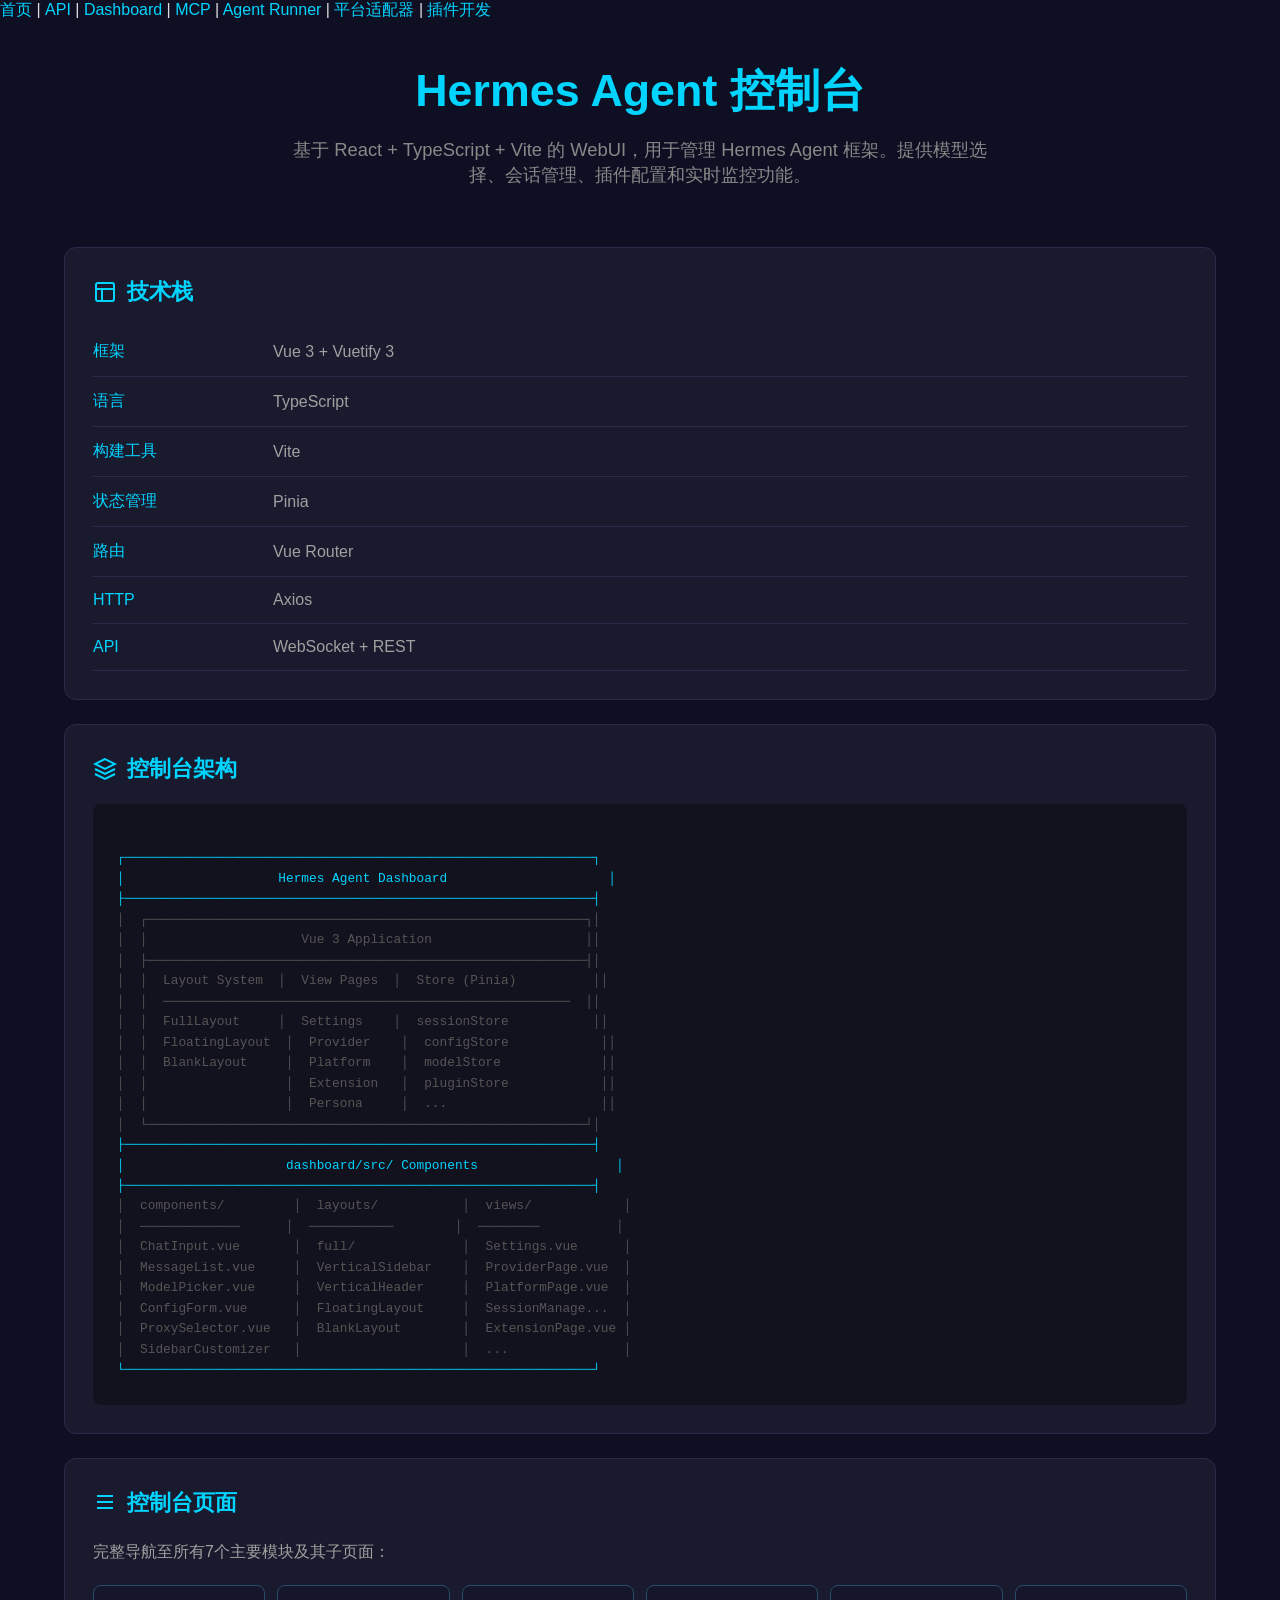
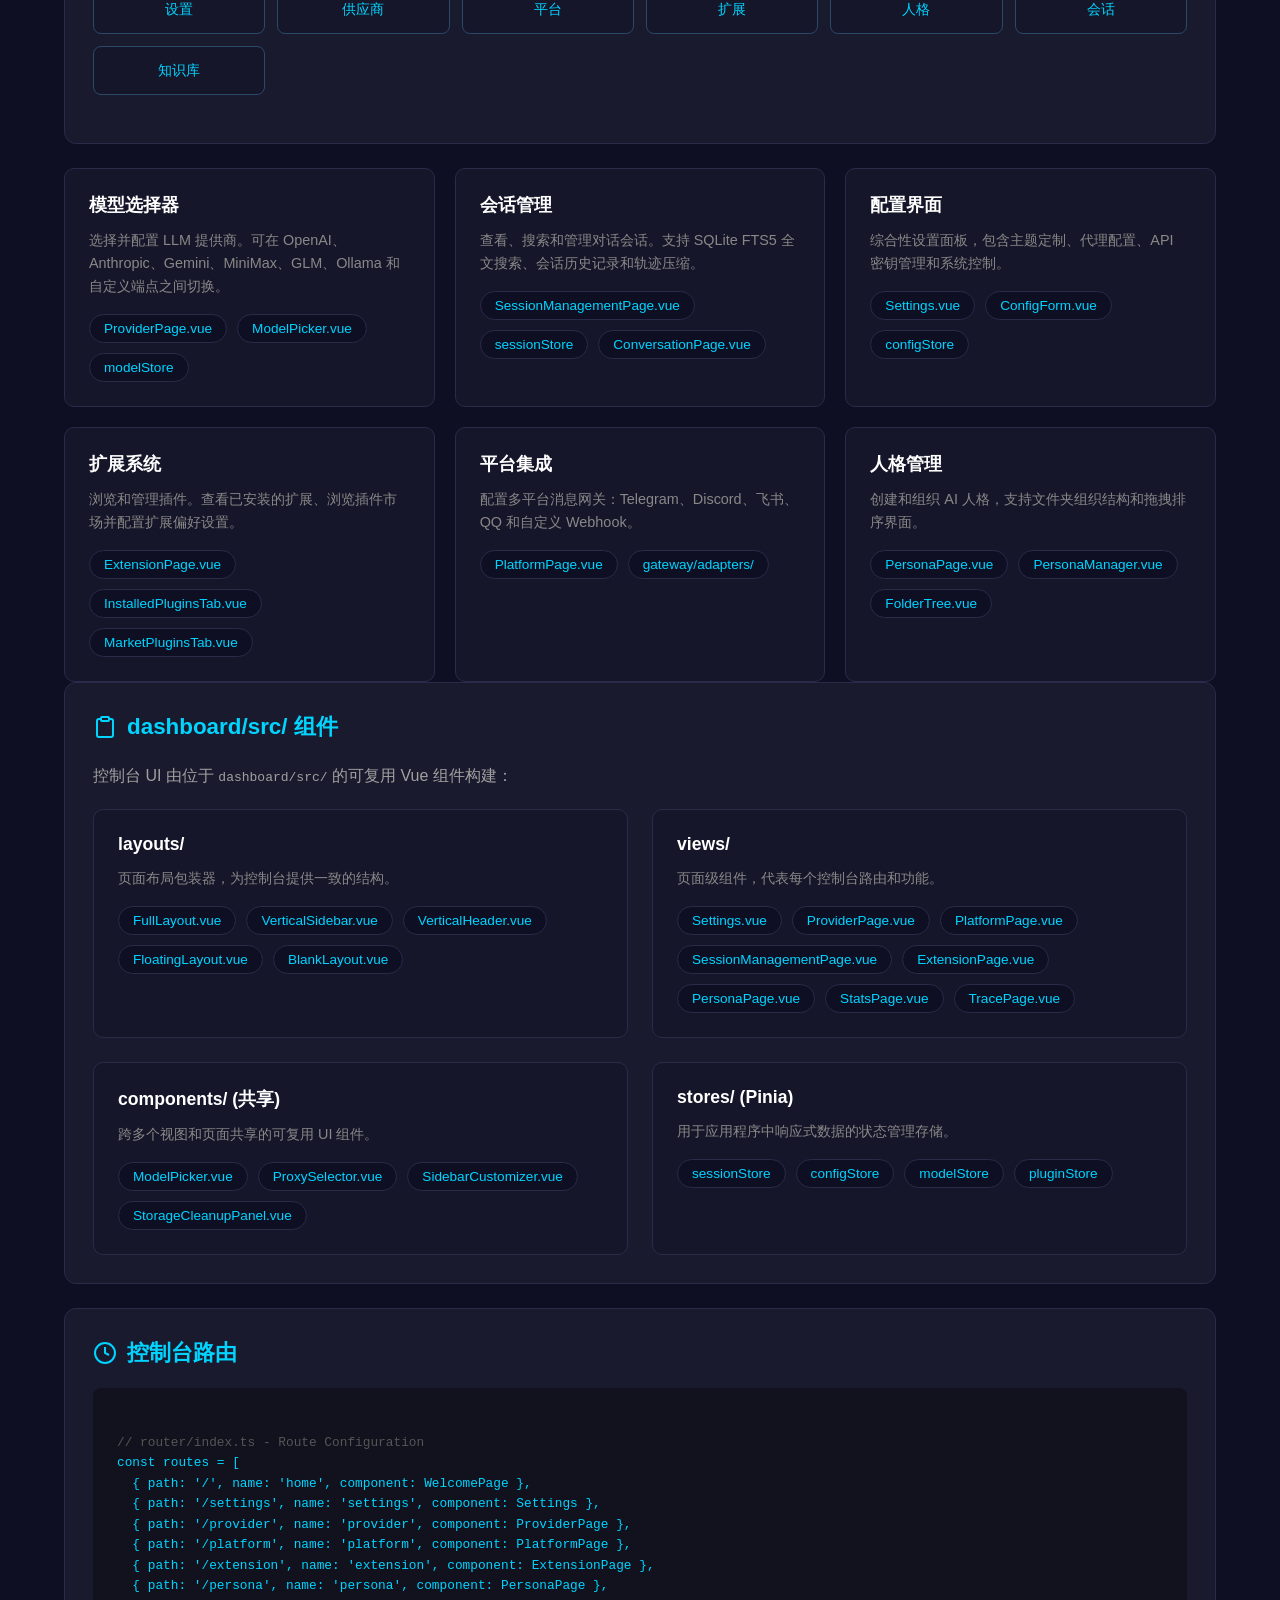
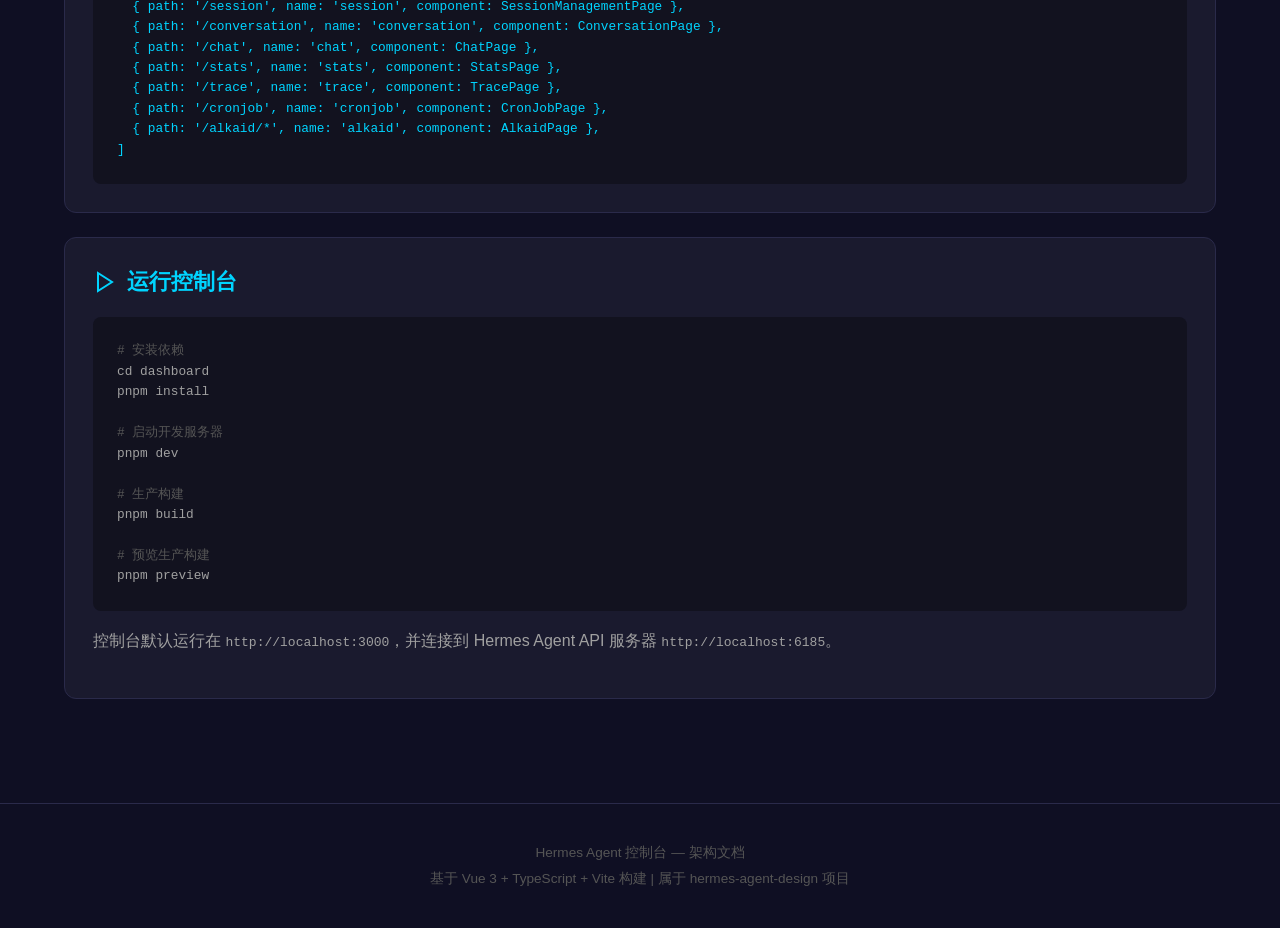
<file: dashboard.html>
<!DOCTYPE html>
<html lang="zh-CN">
<head>
    <meta charset="UTF-8">
    <meta name="viewport" content="width=device-width, initial-scale=1.0">
    <title>Hermes Agent 控制台 - 架构文档</title>
    <style>
        * { margin: 0; padding: 0; box-sizing: border-box; }
        body {
            font-family: -apple-system, BlinkMacSystemFont, 'Segoe UI', Roboto, sans-serif;
            background: #0f0f23;
            color: #e0e0e0;
            min-height: 100vh;
        }
        a { color: #00d4ff; text-decoration: none; }
        a:hover { text-decoration: underline; }

        /* 导航栏 */
        .navbar {
            background: #1a1a2e;
            padding: 0 24px;
            height: 64px;
            display: flex;
            align-items: center;
            justify-content: space-between;
            border-bottom: 1px solid #2a2a4a;
            position: sticky;
            top: 0;
            z-index: 100;
        }
        .navbar-brand {
            font-size: 1.4em;
            font-weight: bold;
            color: #00d4ff;
            display: flex;
            align-items: center;
            gap: 10px;
        }
        .navbar-brand svg { width: 32px; height: 32px; }
        .nav-links {
            display: flex;
            gap: 8px;
            list-style: none;
        }
        .nav-links a {
            padding: 8px 16px;
            border-radius: 6px;
            color: #b0b0b0;
            font-size: 0.9em;
            transition: all 0.2s;
        }
        .nav-links a:hover {
            background: #2a2a4a;
            color: #00d4ff;
            text-decoration: none;
        }
        .nav-links a.active {
            background: #00d4ff;
            color: #0f0f23;
        }

        /* 主布局 */
        .container { max-width: 1200px; margin: 0 auto; padding: 40px 24px; }
        .hero { text-align: center; margin-bottom: 60px; }
        .hero h1 { font-size: 2.8em; color: #00d4ff; margin-bottom: 16px; }
        .hero p { font-size: 1.15em; color: #888; max-width: 700px; margin: 0 auto; }

        /* 卡片 */
        .card {
            background: #1a1a2e;
            border-radius: 12px;
            padding: 28px;
            margin-bottom: 24px;
            border: 1px solid #2a2a4a;
        }
        .card h2 {
            color: #00d4ff;
            margin-bottom: 20px;
            font-size: 1.4em;
            display: flex;
            align-items: center;
            gap: 10px;
        }
        .card h2 svg { width: 24px; height: 24px; }
        .card p { color: #a0a0a0; line-height: 1.7; margin-bottom: 16px; }

        /* 网格布局 */
        .grid { display: grid; grid-template-columns: repeat(auto-fit, minmax(300px, 1fr)); gap: 20px; }
        .grid-2 { display: grid; grid-template-columns: repeat(auto-fit, minmax(400px, 1fr)); gap: 24px; }

        /* 功能卡片 */
        .feature-card {
            background: #16162a;
            border-radius: 10px;
            padding: 24px;
            border: 1px solid #2a2a4a;
        }
        .feature-card h3 {
            color: #fff;
            margin-bottom: 12px;
            font-size: 1.1em;
        }
        .feature-card p { color: #888; font-size: 0.9em; line-height: 1.6; margin-bottom: 0; }
        .feature-card code {
            background: #0f0f23;
            padding: 2px 8px;
            border-radius: 4px;
            font-size: 0.85em;
            color: #00d4ff;
        }

        /* 组件列表 */
        .component-list {
            display: flex;
            flex-wrap: wrap;
            gap: 10px;
            margin-top: 16px;
        }
        .component-tag {
            background: #0f0f23;
            border: 1px solid #2a2a4a;
            padding: 6px 14px;
            border-radius: 20px;
            font-size: 0.85em;
            color: #00d4ff;
        }

        /* 架构图 */
        .diagram {
            background: #12121f;
            padding: 24px;
            border-radius: 8px;
            font-family: 'Courier New', monospace;
            font-size: 0.8em;
            line-height: 1.6;
            overflow-x: auto;
            white-space: pre;
            color: #a0a0a0;
        }
        .diagram .highlight { color: #00d4ff; }
        .diagram .comment { color: #555; }

        /* 技术栈表格 */
        .tech-table { width: 100%; border-collapse: collapse; }
        .tech-table tr { border-bottom: 1px solid #2a2a4a; }
        .tech-table td { padding: 14px 0; }
        .tech-table td:first-child { color: #00d4ff; width: 180px; }
        .tech-table td:last-child { color: #a0a0a0; }

        /* 页面导航 */
        .page-nav {
            display: grid;
            grid-template-columns: repeat(auto-fit, minmax(150px, 1fr));
            gap: 12px;
            margin: 20px 0;
        }
        .page-nav a {
            display: flex;
            align-items: center;
            justify-content: center;
            padding: 14px 16px;
            background: #16162a;
            border: 1px solid #2a4a6a;
            border-radius: 8px;
            color: #00d4ff;
            font-size: 0.9em;
            text-align: center;
            transition: all 0.2s;
        }
        .page-nav a:hover {
            background: #1a2a4a;
            border-color: #00d4ff;
            text-decoration: none;
        }

        /* 页脚 */
        .footer {
            text-align: center;
            padding: 40px 0;
            color: #555;
            font-size: 0.85em;
            margin-top: 40px;
            border-top: 1px solid #2a2a4a;
        }
    </style>
</head>
<body>
    <div class="nav">
        <a href="index.html">首页</a> |
        <a href="api.html">API</a> |
        <a href="dashboard.html">Dashboard</a> |
        <a href="mcp.html">MCP</a> |
        <a href="agent-runner.html">Agent Runner</a> |
        <a href="platform-adapter.html">平台适配器</a> |
        <a href="plugin-development.html">插件开发</a>
    </div>

    <div class="container">
        <!-- 英雄区 -->
        <div class="hero">
            <h1>Hermes Agent 控制台</h1>
            <p>基于 React + TypeScript + Vite 的 WebUI，用于管理 Hermes Agent 框架。提供模型选择、会话管理、插件配置和实时监控功能。</p>
        </div>

        <!-- 技术栈概览 -->
        <div class="card">
            <h2>
                <svg viewBox="0 0 24 24" fill="none" stroke="currentColor" stroke-width="2">
                    <rect x="3" y="3" width="18" height="18" rx="2"/>
                    <path d="M3 9h18M9 21V9"/>
                </svg>
                技术栈
            </h2>
            <table class="tech-table">
                <tr><td>框架</td><td>Vue 3 + Vuetify 3</td></tr>
                <tr><td>语言</td><td>TypeScript</td></tr>
                <tr><td>构建工具</td><td>Vite</td></tr>
                <tr><td>状态管理</td><td>Pinia</td></tr>
                <tr><td>路由</td><td>Vue Router</td></tr>
                <tr><td>HTTP</td><td>Axios</td></tr>
                <tr><td>API</td><td>WebSocket + REST</td></tr>
            </table>
        </div>

        <!-- 控制台架构 -->
        <div class="card" id="architecture">
            <h2>
                <svg viewBox="0 0 24 24" fill="none" stroke="currentColor" stroke-width="2">
                    <path d="M12 2L2 7l10 5 10-5-10-5z"/>
                    <path d="M2 17l10 5 10-5"/>
                    <path d="M2 12l10 5 10-5"/>
                </svg>
                控制台架构
            </h2>
            <div class="diagram">
<span class="highlight">┌─────────────────────────────────────────────────────────────┐</span>
<span class="highlight">│                    Hermes Agent Dashboard                     │</span>
<span class="highlight">├─────────────────────────────────────────────────────────────┤</span>
<span class="comment">│  ┌─────────────────────────────────────────────────────────┐│</span>
<span class="comment">│  │                    Vue 3 Application                    ││</span>
<span class="comment">│  ├─────────────────────────────────────────────────────────┤│</span>
<span class="comment">│  │  Layout System  │  View Pages  │  Store (Pinia)          ││</span>
<span class="comment">│  │  ─────────────────────────────────────────────────────  ││</span>
<span class="comment">│  │  FullLayout     │  Settings    │  sessionStore           ││</span>
<span class="comment">│  │  FloatingLayout  │  Provider    │  configStore            ││</span>
<span class="comment">│  │  BlankLayout     │  Platform    │  modelStore             ││</span>
<span class="comment">│  │                  │  Extension   │  pluginStore            ││</span>
<span class="comment">│  │                  │  Persona     │  ...                    ││</span>
<span class="comment">│  └─────────────────────────────────────────────────────────┘│</span>
<span class="highlight">├─────────────────────────────────────────────────────────────┤</span>
<span class="highlight">│                     dashboard/src/ Components                  │</span>
<span class="highlight">├─────────────────────────────────────────────────────────────┤</span>
<span class="comment">│  components/         │  layouts/           │  views/            │</span>
<span class="comment">│  ─────────────      │  ───────────        │  ────────          │</span>
<span class="comment">│  ChatInput.vue       │  full/              │  Settings.vue      │</span>
<span class="comment">│  MessageList.vue     │  VerticalSidebar    │  ProviderPage.vue  │</span>
<span class="comment">│  ModelPicker.vue     │  VerticalHeader     │  PlatformPage.vue  │</span>
<span class="comment">│  ConfigForm.vue      │  FloatingLayout     │  SessionManage...  │</span>
<span class="comment">│  ProxySelector.vue   │  BlankLayout        │  ExtensionPage.vue │</span>
<span class="comment">│  SidebarCustomizer   │                     │  ...               │</span>
<span class="highlight">└─────────────────────────────────────────────────────────────┘</span></div>
        </div>

        <!-- 页面导航 -->
        <div class="card" id="pages">
            <h2>
                <svg viewBox="0 0 24 24" fill="none" stroke="currentColor" stroke-width="2">
                    <path d="M4 6h16M4 12h16M4 18h16"/>
                </svg>
                控制台页面
            </h2>
            <p>完整导航至所有7个主要模块及其子页面：</p>
            <div class="page-nav">
                <a href="#settings">设置</a>
                <a href="#providers">供应商</a>
                <a href="#platforms">平台</a>
                <a href="#extensions">扩展</a>
                <a href="#personas">人格</a>
                <a href="#sessions">会话</a>
                <a href="#knowledge">知识库</a>
            </div>
        </div>

        <!-- 核心功能 -->
        <div class="grid">
            <!-- 模型选择器 -->
            <div class="feature-card" id="models">
                <h3>模型选择器</h3>
                <p>选择并配置 LLM 提供商。可在 OpenAI、Anthropic、Gemini、MiniMax、GLM、Ollama 和自定义端点之间切换。</p>
                <div class="component-list">
                    <span class="component-tag">ProviderPage.vue</span>
                    <span class="component-tag">ModelPicker.vue</span>
                    <span class="component-tag">modelStore</span>
                </div>
            </div>

            <!-- 会话管理 -->
            <div class="feature-card" id="sessions">
                <h3>会话管理</h3>
                <p>查看、搜索和管理对话会话。支持 SQLite FTS5 全文搜索、会话历史记录和轨迹压缩。</p>
                <div class="component-list">
                    <span class="component-tag">SessionManagementPage.vue</span>
                    <span class="component-tag">sessionStore</span>
                    <span class="component-tag">ConversationPage.vue</span>
                </div>
            </div>

            <!-- 配置界面 -->
            <div class="feature-card" id="configuration">
                <h3>配置界面</h3>
                <p>综合性设置面板，包含主题定制、代理配置、API 密钥管理和系统控制。</p>
                <div class="component-list">
                    <span class="component-tag">Settings.vue</span>
                    <span class="component-tag">ConfigForm.vue</span>
                    <span class="component-tag">configStore</span>
                </div>
            </div>

            <!-- 扩展系统 -->
            <div class="feature-card" id="extensions">
                <h3>扩展系统</h3>
                <p>浏览和管理插件。查看已安装的扩展、浏览插件市场并配置扩展偏好设置。</p>
                <div class="component-list">
                    <span class="component-tag">ExtensionPage.vue</span>
                    <span class="component-tag">InstalledPluginsTab.vue</span>
                    <span class="component-tag">MarketPluginsTab.vue</span>
                </div>
            </div>

            <!-- 平台集成 -->
            <div class="feature-card" id="platforms">
                <h3>平台集成</h3>
                <p>配置多平台消息网关：Telegram、Discord、飞书、QQ 和自定义 Webhook。</p>
                <div class="component-list">
                    <span class="component-tag">PlatformPage.vue</span>
                    <span class="component-tag">gateway/adapters/</span>
                </div>
            </div>

            <!-- 人格管理 -->
            <div class="feature-card" id="personas">
                <h3>人格管理</h3>
                <p>创建和组织 AI 人格，支持文件夹组织结构和拖拽排序界面。</p>
                <div class="component-list">
                    <span class="component-tag">PersonaPage.vue</span>
                    <span class="component-tag">PersonaManager.vue</span>
                    <span class="component-tag">FolderTree.vue</span>
                </div>
            </div>
        </div>

        <!-- dashboard/src/ 组件详情 -->
        <div class="card" id="components">
            <h2>
                <svg viewBox="0 0 24 24" fill="none" stroke="currentColor" stroke-width="2">
                    <path d="M16 4h2a2 2 0 012 2v14a2 2 0 01-2 2H6a2 2 0 01-2-2V6a2 2 0 012-2h2"/>
                    <rect x="8" y="2" width="8" height="4" rx="1"/>
                </svg>
                dashboard/src/ 组件
            </h2>
            <p>控制台 UI 由位于 <code>dashboard/src/</code> 的可复用 Vue 组件构建：</p>
            
            <div class="grid-2" style="margin-top: 20px;">
                <div class="feature-card">
                    <h3>layouts/</h3>
                    <p>页面布局包装器，为控制台提供一致的结构。</p>
                    <div class="component-list">
                        <span class="component-tag">FullLayout.vue</span>
                        <span class="component-tag">VerticalSidebar.vue</span>
                        <span class="component-tag">VerticalHeader.vue</span>
                        <span class="component-tag">FloatingLayout.vue</span>
                        <span class="component-tag">BlankLayout.vue</span>
                    </div>
                </div>
                <div class="feature-card">
                    <h3>views/</h3>
                    <p>页面级组件，代表每个控制台路由和功能。</p>
                    <div class="component-list">
                        <span class="component-tag">Settings.vue</span>
                        <span class="component-tag">ProviderPage.vue</span>
                        <span class="component-tag">PlatformPage.vue</span>
                        <span class="component-tag">SessionManagementPage.vue</span>
                        <span class="component-tag">ExtensionPage.vue</span>
                        <span class="component-tag">PersonaPage.vue</span>
                        <span class="component-tag">StatsPage.vue</span>
                        <span class="component-tag">TracePage.vue</span>
                    </div>
                </div>
                <div class="feature-card">
                    <h3>components/ (共享)</h3>
                    <p>跨多个视图和页面共享的可复用 UI 组件。</p>
                    <div class="component-list">
                        <span class="component-tag">ModelPicker.vue</span>
                        <span class="component-tag">ProxySelector.vue</span>
                        <span class="component-tag">SidebarCustomizer.vue</span>
                        <span class="component-tag">StorageCleanupPanel.vue</span>
                    </div>
                </div>
                <div class="feature-card">
                    <h3>stores/ (Pinia)</h3>
                    <p>用于应用程序中响应式数据的状态管理存储。</p>
                    <div class="component-list">
                        <span class="component-tag">sessionStore</span>
                        <span class="component-tag">configStore</span>
                        <span class="component-tag">modelStore</span>
                        <span class="component-tag">pluginStore</span>
                    </div>
                </div>
            </div>
        </div>

        <!-- 控制台路由 -->
        <div class="card">
            <h2>
                <svg viewBox="0 0 24 24" fill="none" stroke="currentColor" stroke-width="2">
                    <circle cx="12" cy="12" r="10"/>
                    <path d="M12 6v6l4 2"/>
                </svg>
                控制台路由
            </h2>
            <div class="diagram">
<span class="comment">// router/index.ts - Route Configuration</span>
<span class="highlight">const routes = [</span>
<span class="highlight">  { path: '/', name: 'home', component: WelcomePage },</span>
<span class="highlight">  { path: '/settings', name: 'settings', component: Settings },</span>
<span class="highlight">  { path: '/provider', name: 'provider', component: ProviderPage },</span>
<span class="highlight">  { path: '/platform', name: 'platform', component: PlatformPage },</span>
<span class="highlight">  { path: '/extension', name: 'extension', component: ExtensionPage },</span>
<span class="highlight">  { path: '/persona', name: 'persona', component: PersonaPage },</span>
<span class="highlight">  { path: '/session', name: 'session', component: SessionManagementPage },</span>
<span class="highlight">  { path: '/conversation', name: 'conversation', component: ConversationPage },</span>
<span class="highlight">  { path: '/chat', name: 'chat', component: ChatPage },</span>
<span class="highlight">  { path: '/stats', name: 'stats', component: StatsPage },</span>
<span class="highlight">  { path: '/trace', name: 'trace', component: TracePage },</span>
<span class="highlight">  { path: '/cronjob', name: 'cronjob', component: CronJobPage },</span>
<span class="highlight">  { path: '/alkaid/*', name: 'alkaid', component: AlkaidPage },</span>
<span class="highlight">]</span></div>
        </div>

        <!-- 运行控制台 -->
        <div class="card">
            <h2>
                <svg viewBox="0 0 24 24" fill="none" stroke="currentColor" stroke-width="2">
                    <polygon points="5 3 19 12 5 21 5 3"/>
                </svg>
                运行控制台
            </h2>
            <div class="diagram"><span class="comment"># 安装依赖</span>
cd dashboard
pnpm install

<span class="comment"># 启动开发服务器</span>
pnpm dev

<span class="comment"># 生产构建</span>
pnpm build

<span class="comment"># 预览生产构建</span>
pnpm preview</div>
            <p style="margin-top: 16px;">控制台默认运行在 <code>http://localhost:3000</code>，并连接到 Hermes Agent API 服务器 <code>http://localhost:6185</code>。</p>
        </div>
    </div>

    <!-- 页脚 -->
    <div class="footer">
        <p>Hermes Agent 控制台 — 架构文档</p>
        <p style="margin-top: 8px;">基于 Vue 3 + TypeScript + Vite 构建 | 属于 hermes-agent-design 项目</p>
    </div>
</body>
</html>
</file>
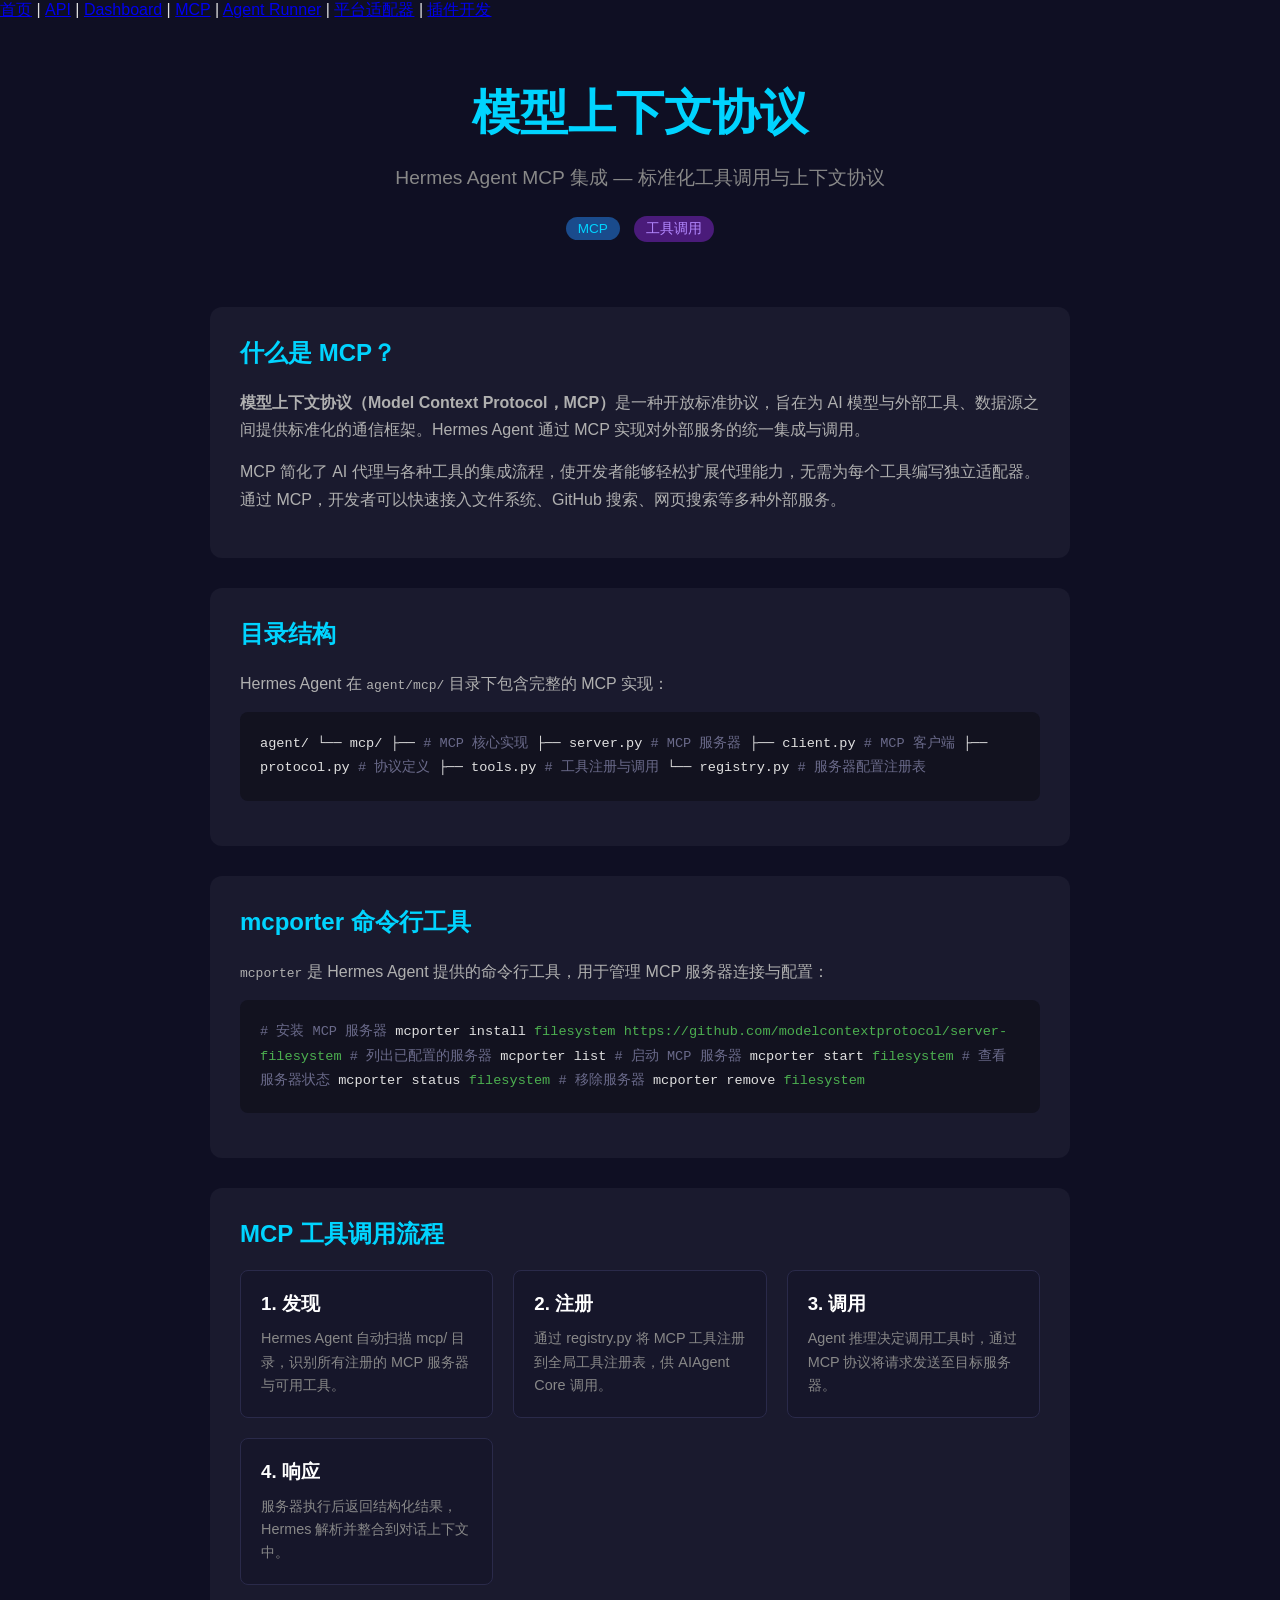
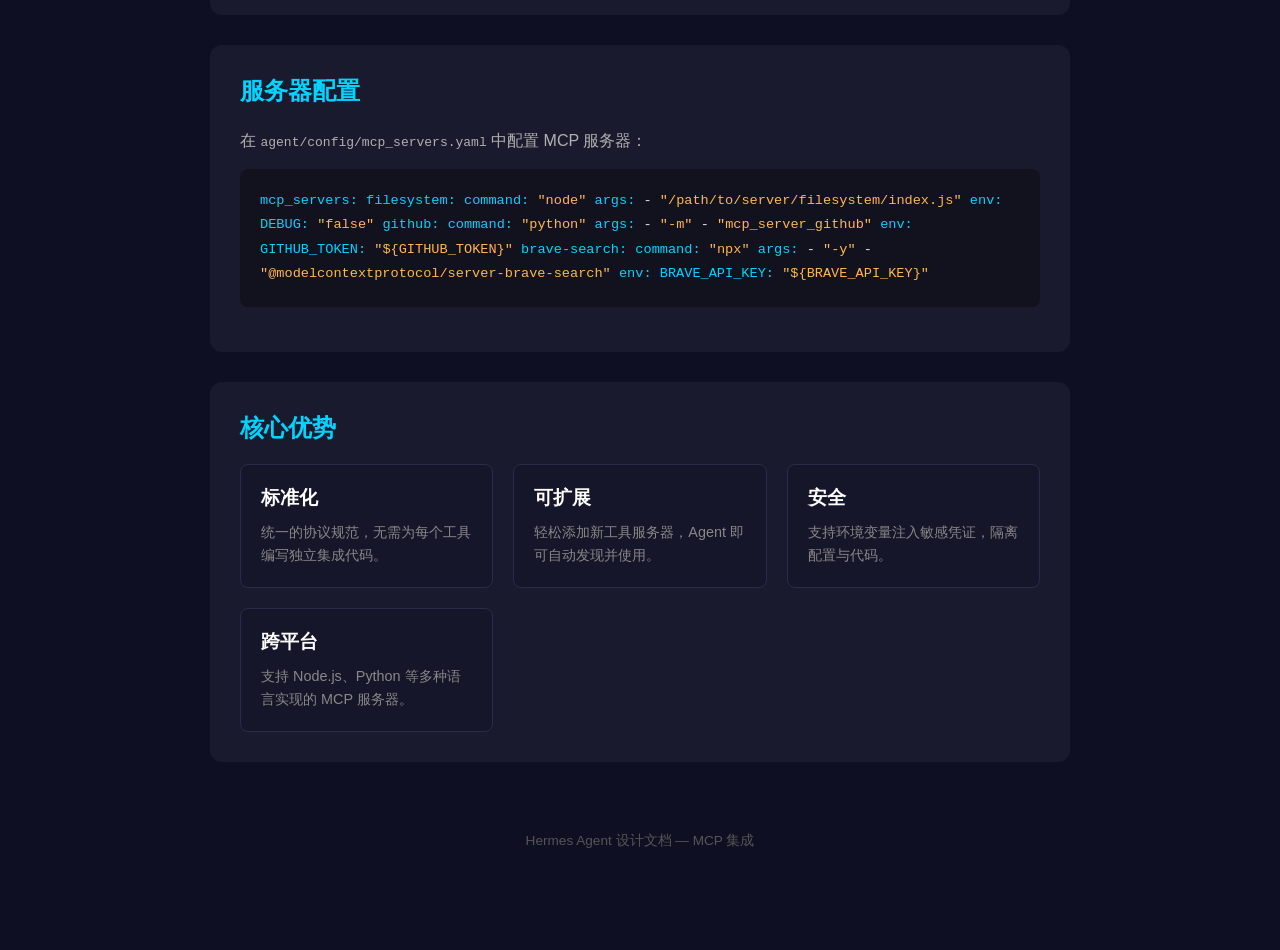
<file: mcp.html>
<!DOCTYPE html>
<html lang="zh-CN">
<head>
    <meta charset="UTF-8">
    <meta name="viewport" content="width=device-width, initial-scale=1.0">
    <title>MCP - Hermes Agent</title>
    <style>
        * { margin: 0; padding: 0; box-sizing: border-box; }
        body { font-family: -apple-system, BlinkMacSystemFont, 'Segoe UI', Roboto, sans-serif; background: #0f0f23; color: #e0e0e0; min-height: 100vh; }
        .navbar { background: #1a1a2e; padding: 15px 30px; display: flex; gap: 30px; border-bottom: 1px solid #2a2a4a; }
        .navbar a { color: #888; text-decoration: none; font-size: 0.9em; transition: color 0.3s; }
        .navbar a:hover, .navbar a.active { color: #00d4ff; }
        .container { max-width: 900px; margin: 0 auto; padding: 60px 20px; }
        .hero { text-align: center; margin-bottom: 60px; }
        .hero h1 { font-size: 3em; color: #00d4ff; margin-bottom: 20px; }
        .hero p { font-size: 1.2em; color: #888; max-width: 600px; margin: 0 auto; }
        .badge { display: inline-block; padding: 4px 12px; border-radius: 20px; font-size: 0.85em; margin: 5px; }
        .badge-blue { background: #1a4b8c; color: #00d4ff; }
        .badge-purple { background: #4a1b7a; color: #b388ff; }
        .section { background: #1a1a2e; border-radius: 12px; padding: 30px; margin-bottom: 30px; }
        .section h2 { color: #00d4ff; margin-bottom: 20px; font-size: 1.5em; }
        .section p { color: #b0b0b0; line-height: 1.7; margin-bottom: 15px; }
        .grid { display: grid; grid-template-columns: repeat(auto-fit, minmax(250px, 1fr)); gap: 20px; }
        .card { background: #16162a; border-radius: 8px; padding: 20px; border: 1px solid #2a2a4a; }
        .card h3 { color: #fff; margin-bottom: 10px; }
        .card p { color: #888; font-size: 0.9em; line-height: 1.6; margin-bottom: 0; }
        .code-block { background: #12121f; padding: 20px; border-radius: 8px; font-family: 'Courier New', monospace; font-size: 0.85em; line-height: 1.8; overflow-x: auto; margin: 15px 0; }
        .code-block .comment { color: #6a6a8a; }
        .code-block .key { color: #00d4ff; }
        .code-block .value { color: #4caf50; }
        .code-block .string { color: #ffb74d; }
        .footer { text-align: center; padding: 40px 0; color: #555; font-size: 0.85em; }
    </style>
</head>
<body>
    <div class="nav">
        <a href="index.html">首页</a> |
        <a href="api.html">API</a> |
        <a href="dashboard.html">Dashboard</a> |
        <a href="mcp.html">MCP</a> |
        <a href="agent-runner.html">Agent Runner</a> |
        <a href="platform-adapter.html">平台适配器</a> |
        <a href="plugin-development.html">插件开发</a>
    </div>

    <div class="container">
        <div class="hero">
            <h1>模型上下文协议</h1>
            <p>Hermes Agent MCP 集成 — 标准化工具调用与上下文协议</p>
            <div style="margin-top: 20px;">
                <span class="badge badge-blue">MCP</span>
                <span class="badge badge-purple">工具调用</span>
            </div>
        </div>

        <div class="section">
            <h2>什么是 MCP？</h2>
            <p><strong>模型上下文协议（Model Context Protocol，MCP）</strong>是一种开放标准协议，旨在为 AI 模型与外部工具、数据源之间提供标准化的通信框架。Hermes Agent 通过 MCP 实现对外部服务的统一集成与调用。</p>
            <p>MCP 简化了 AI 代理与各种工具的集成流程，使开发者能够轻松扩展代理能力，无需为每个工具编写独立适配器。通过 MCP，开发者可以快速接入文件系统、GitHub 搜索、网页搜索等多种外部服务。</p>
        </div>

        <div class="section">
            <h2>目录结构</h2>
            <p>Hermes Agent 在 <code>agent/mcp/</code> 目录下包含完整的 MCP 实现：</p>
            <div class="code-block">
agent/
└── mcp/
    ├── <span class="comment"># MCP 核心实现</span>
    ├── server.py           <span class="comment"># MCP 服务器</span>
    ├── client.py           <span class="comment"># MCP 客户端</span>
    ├── protocol.py         <span class="comment"># 协议定义</span>
    ├── tools.py            <span class="comment"># 工具注册与调用</span>
    └── registry.py         <span class="comment"># 服务器配置注册表</span>
            </div>
        </div>

        <div class="section">
            <h2>mcporter 命令行工具</h2>
            <p><code>mcporter</code> 是 Hermes Agent 提供的命令行工具，用于管理 MCP 服务器连接与配置：</p>
            <div class="code-block">
<span class="comment"># 安装 MCP 服务器</span>
mcporter install <span class="value">filesystem</span> <span class="value">https://github.com/modelcontextprotocol/server-filesystem</span>

<span class="comment"># 列出已配置的服务器</span>
mcporter list

<span class="comment"># 启动 MCP 服务器</span>
mcporter start <span class="value">filesystem</span>

<span class="comment"># 查看服务器状态</span>
mcporter status <span class="value">filesystem</span>

<span class="comment"># 移除服务器</span>
mcporter remove <span class="value">filesystem</span>
            </div>
        </div>

        <div class="section">
            <h2>MCP 工具调用流程</h2>
            <div class="grid">
                <div class="card">
                    <h3>1. 发现</h3>
                    <p>Hermes Agent 自动扫描 mcp/ 目录，识别所有注册的 MCP 服务器与可用工具。</p>
                </div>
                <div class="card">
                    <h3>2. 注册</h3>
                    <p>通过 registry.py 将 MCP 工具注册到全局工具注册表，供 AIAgent Core 调用。</p>
                </div>
                <div class="card">
                    <h3>3. 调用</h3>
                    <p>Agent 推理决定调用工具时，通过 MCP 协议将请求发送至目标服务器。</p>
                </div>
                <div class="card">
                    <h3>4. 响应</h3>
                    <p>服务器执行后返回结构化结果，Hermes 解析并整合到对话上下文中。</p>
                </div>
            </div>
        </div>

        <div class="section">
            <h2>服务器配置</h2>
            <p>在 <code>agent/config/mcp_servers.yaml</code> 中配置 MCP 服务器：</p>
            <div class="code-block">
<span class="key">mcp_servers:</span>
  <span class="key">filesystem:</span>
    <span class="key">command:</span> <span class="string">"node"</span>
    <span class="key">args:</span>
      - <span class="string">"/path/to/server/filesystem/index.js"</span>
    <span class="key">env:</span>
      <span class="key">DEBUG:</span> <span class="string">"false"</span>

  <span class="key">github:</span>
    <span class="key">command:</span> <span class="string">"python"</span>
    <span class="key">args:</span>
      - <span class="string">"-m"</span>
      - <span class="string">"mcp_server_github"</span>
    <span class="key">env:</span>
      <span class="key">GITHUB_TOKEN:</span> <span class="string">"${GITHUB_TOKEN}"</span>

  <span class="key">brave-search:</span>
    <span class="key">command:</span> <span class="string">"npx"</span>
    <span class="key">args:</span>
      - <span class="string">"-y"</span>
      - <span class="string">"@modelcontextprotocol/server-brave-search"</span>
    <span class="key">env:</span>
      <span class="key">BRAVE_API_KEY:</span> <span class="string">"${BRAVE_API_KEY}"</span>
            </div>
        </div>

        <div class="section">
            <h2>核心优势</h2>
            <div class="grid">
                <div class="card">
                    <h3>标准化</h3>
                    <p>统一的协议规范，无需为每个工具编写独立集成代码。</p>
                </div>
                <div class="card">
                    <h3>可扩展</h3>
                    <p>轻松添加新工具服务器，Agent 即可自动发现并使用。</p>
                </div>
                <div class="card">
                    <h3>安全</h3>
                    <p>支持环境变量注入敏感凭证，隔离配置与代码。</p>
                </div>
                <div class="card">
                    <h3>跨平台</h3>
                    <p>支持 Node.js、Python 等多种语言实现的 MCP 服务器。</p>
                </div>
            </div>
        </div>

        <div class="footer">
            Hermes Agent 设计文档 — MCP 集成
        </div>
    </div>
</body>
</html>
</file>
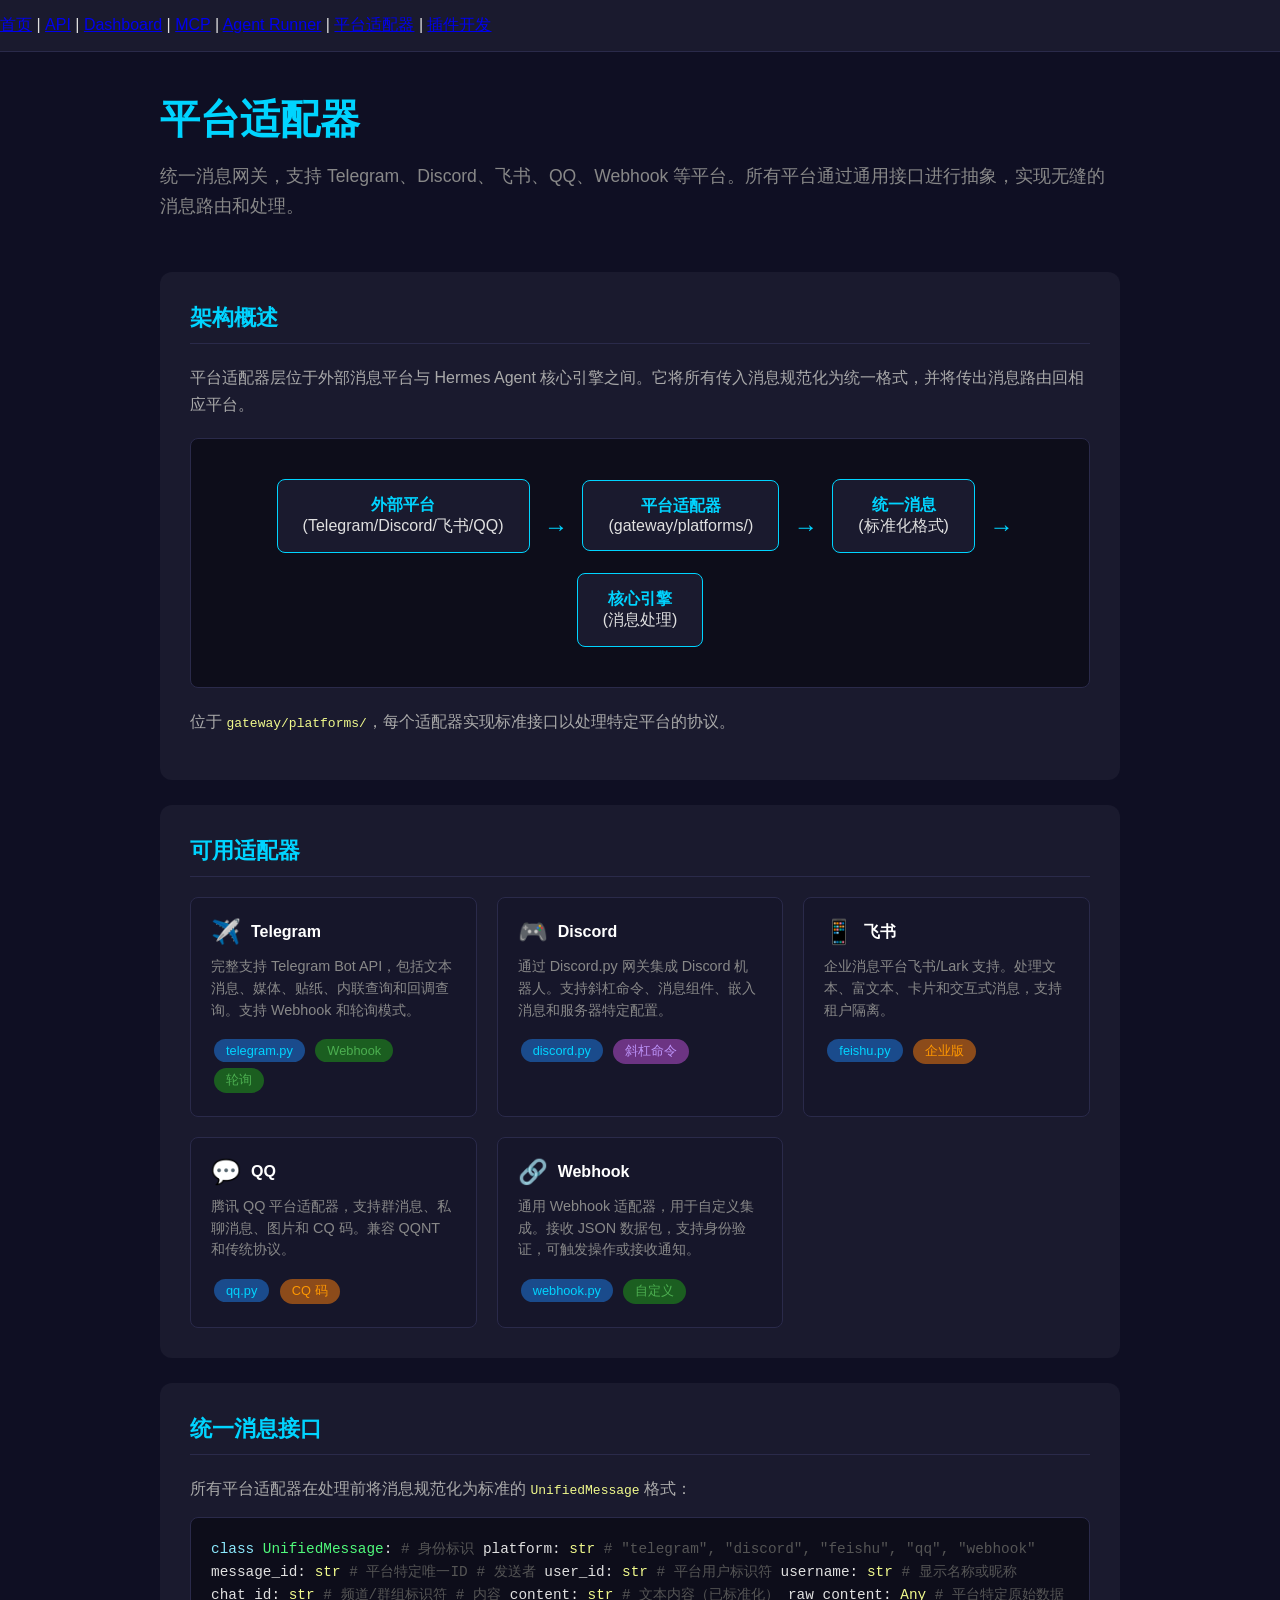
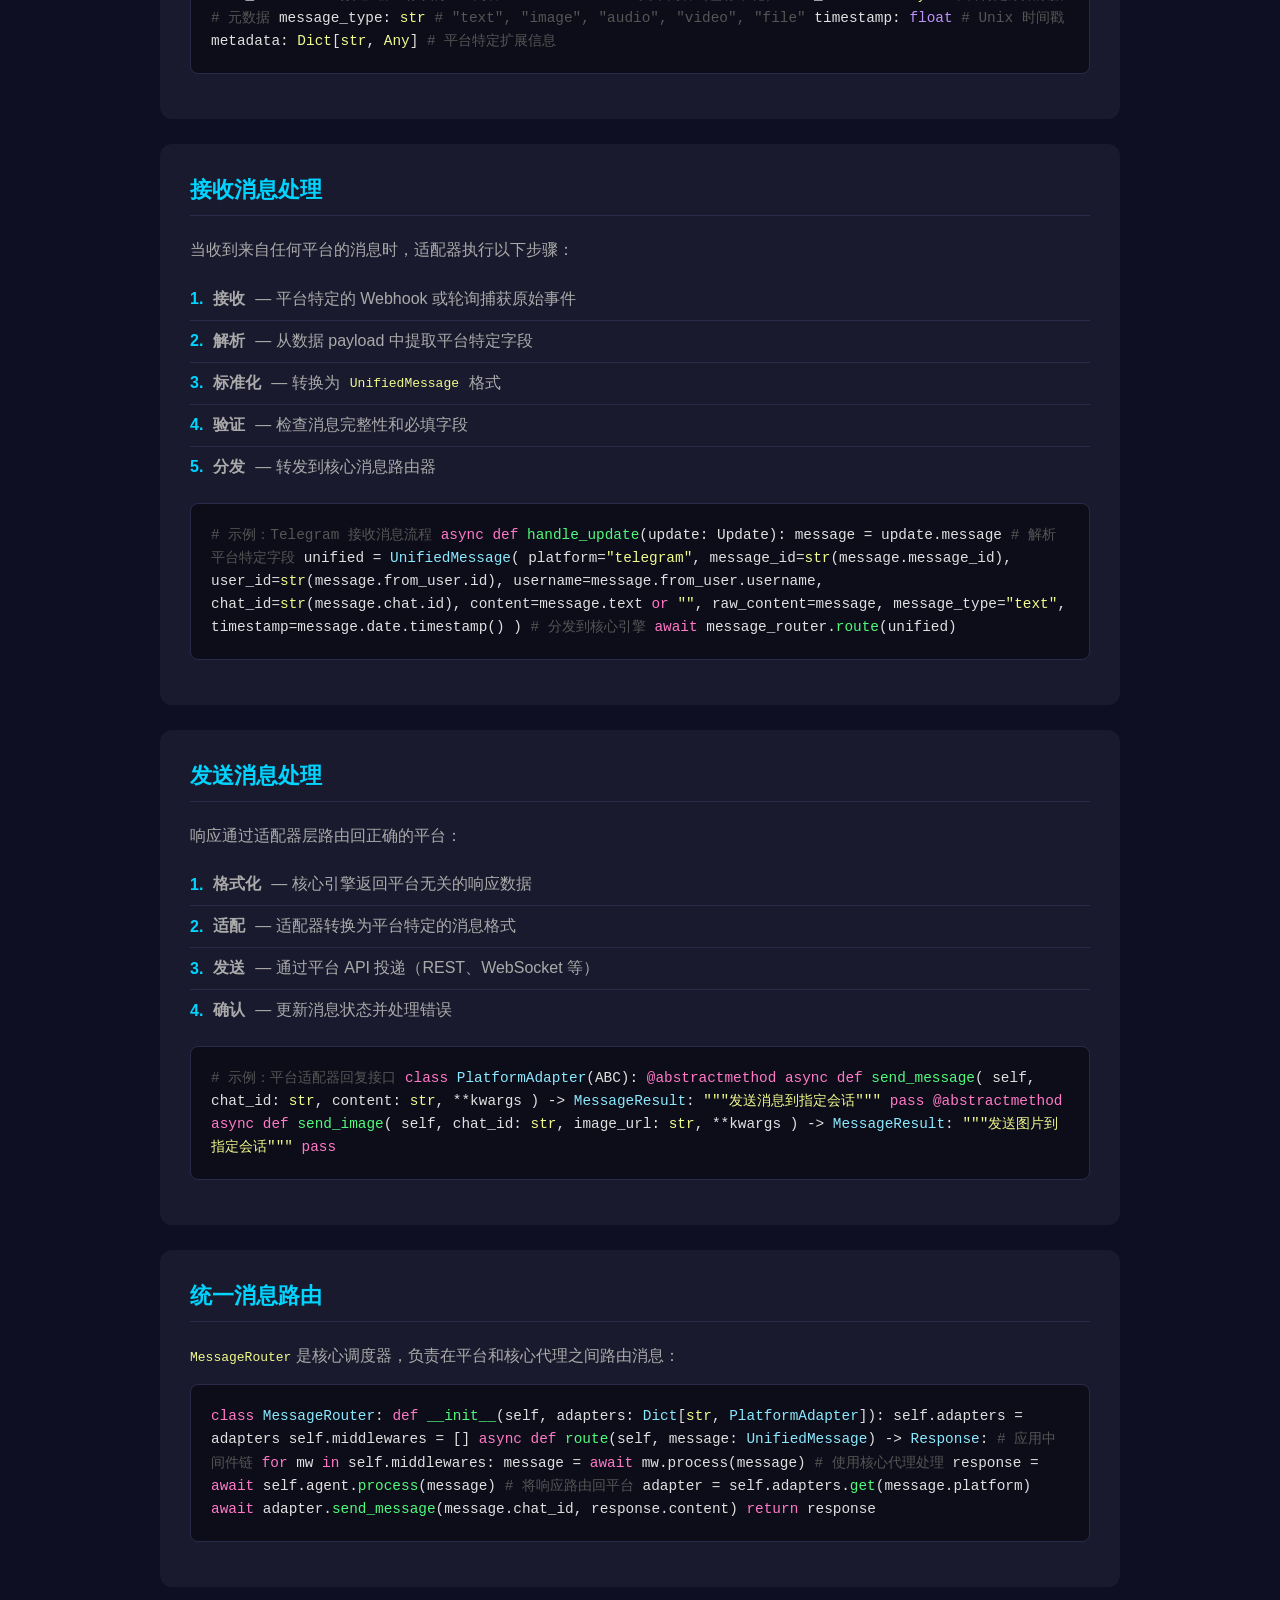
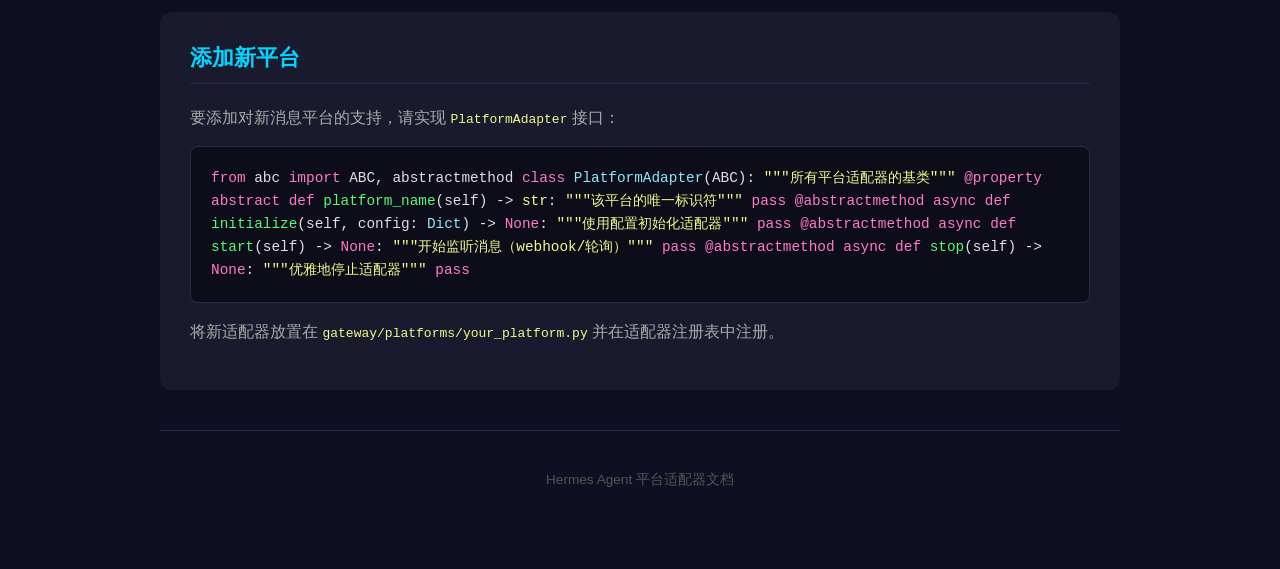
<file: platform-adapter.html>
<!DOCTYPE html>
<html lang="zh-CN">
<head>
    <meta charset="UTF-8">
    <meta name="viewport" content="width=device-width, initial-scale=1.0">
    <title>平台适配器 - Hermes Agent</title>
    <style>
        * { margin: 0; padding: 0; box-sizing: border-box; }
        body { font-family: -apple-system, BlinkMacSystemFont, 'Segoe UI', Roboto, sans-serif; background: #0f0f23; color: #e0e0e0; min-height: 100vh; }
        
        /* Navigation */
        .nav { background: #1a1a2e; padding: 15px 0; border-bottom: 1px solid #2a2a4a; }
        .nav-inner { max-width: 1200px; margin: 0 auto; padding: 0 20px; display: flex; align-items: center; gap: 30px; }
        .nav-brand { font-size: 1.2em; font-weight: bold; color: #00d4ff; text-decoration: none; }
        .nav-links { display: flex; gap: 25px; flex-wrap: wrap; }
        .nav-links a { color: #888; text-decoration: none; font-size: 0.95em; transition: color 0.2s; }
        .nav-links a:hover, .nav-links a.active { color: #00d4ff; }
        
        .container { max-width: 1000px; margin: 0 auto; padding: 40px 20px; }
        
        .hero { margin-bottom: 50px; }
        .hero h1 { font-size: 2.5em; color: #00d4ff; margin-bottom: 15px; }
        .hero p { color: #888; font-size: 1.1em; line-height: 1.7; }
        
        .section { background: #1a1a2e; border-radius: 12px; padding: 30px; margin-bottom: 25px; }
        .section h2 { color: #00d4ff; margin-bottom: 20px; font-size: 1.4em; border-bottom: 1px solid #2a2a4a; padding-bottom: 10px; }
        .section h3 { color: #fff; margin: 20px 0 12px 0; font-size: 1.1em; }
        .section p { color: #aaa; line-height: 1.7; margin-bottom: 15px; }
        
        .code-block { background: #0d0d1a; border-radius: 8px; padding: 20px; margin: 15px 0; overflow-x: auto; border: 1px solid #2a2a4a; }
        .code-block code { color: #e0e0e0; line-height: 1.6; font-size: 0.9em; font-family: 'Courier New', Consolas, monospace; }
        .code-comment { color: #555; }
        .code-keyword { color: #ff79c6; }
        .code-string { color: #f1fa8c; }
        .code-number { color: #bd93f9; }
        .code-class { color: #8be9fd; }
        .code-func { color: #50fa7b; }
        
        .grid { display: grid; grid-template-columns: repeat(auto-fit, minmax(280px, 1fr)); gap: 20px; margin-top: 20px; }
        .card { background: #16162a; border-radius: 8px; padding: 20px; border: 1px solid #2a2a4a; }
        .card h4 { color: #fff; margin-bottom: 10px; display: flex; align-items: center; gap: 10px; }
        .card p { color: #888; font-size: 0.9em; line-height: 1.5; }
        .card .icon { font-size: 1.5em; }
        
        .flow-diagram { background: #0d0d1a; border-radius: 8px; padding: 30px; margin: 20px 0; text-align: center; border: 1px solid #2a2a4a; }
        .flow-step { display: inline-block; background: #1a1a2e; padding: 15px 25px; border-radius: 8px; margin: 10px; border: 1px solid #00d4ff; }
        .flow-step span { color: #00d4ff; font-weight: bold; }
        .flow-arrow { color: #00d4ff; font-size: 1.5em; vertical-align: middle; }
        
        .feature-list { list-style: none; margin: 15px 0; }
        .feature-list li { padding: 10px 0; border-bottom: 1px solid #2a2a4a; color: #aaa; display: flex; align-items: center; gap: 10px; }
        .feature-list li:last-child { border-bottom: none; }
        .feature-list .bullet { color: #00d4ff; font-weight: bold; }
        
        .badge { display: inline-block; padding: 4px 12px; border-radius: 20px; font-size: 0.8em; margin: 3px; }
        .badge-blue { background: #1a4b8c; color: #00d4ff; }
        .badge-green { background: #1b5e20; color: #4caf50; }
        .badge-purple { background: #6c3483; color: #bd93f9; }
        .badge-orange { background: #8c4b1a; color: #ff9800; }
        
        .footer { text-align: center; padding: 40px 0; color: #555; font-size: 0.85em; margin-top: 40px; border-top: 1px solid #2a2a4a; }
    </style>
</head>
<body>
    <div class="nav">
        <a href="index.html">首页</a> |
        <a href="api.html">API</a> |
        <a href="dashboard.html">Dashboard</a> |
        <a href="mcp.html">MCP</a> |
        <a href="agent-runner.html">Agent Runner</a> |
        <a href="platform-adapter.html">平台适配器</a> |
        <a href="plugin-development.html">插件开发</a>
    </div>

    <div class="container">
        <div class="hero">
            <h1>平台适配器</h1>
            <p>统一消息网关，支持 Telegram、Discord、飞书、QQ、Webhook 等平台。所有平台通过通用接口进行抽象，实现无缝的消息路由和处理。</p>
        </div>

        <div class="section">
            <h2>架构概述</h2>
            <p>平台适配器层位于外部消息平台与 Hermes Agent 核心引擎之间。它将所有传入消息规范化为统一格式，并将传出消息路由回相应平台。</p>
            
            <div class="flow-diagram">
                <div class="flow-step"><span>外部平台</span><br/>(Telegram/Discord/飞书/QQ)</div>
                <span class="flow-arrow">→</span>
                <div class="flow-step"><span>平台适配器</span><br/>(gateway/platforms/)</div>
                <span class="flow-arrow">→</span>
                <div class="flow-step"><span>统一消息</span><br/>(标准化格式)</div>
                <span class="flow-arrow">→</span>
                <div class="flow-step"><span>核心引擎</span><br/>(消息处理)</div>
            </div>
            
            <p>位于 <code style="color:#f1fa8c">gateway/platforms/</code>，每个适配器实现标准接口以处理特定平台的协议。</p>
        </div>

        <div class="section">
            <h2>可用适配器</h2>
            <div class="grid">
                <div class="card">
                    <h4><span class="icon">✈️</span> Telegram</h4>
                    <p>完整支持 Telegram Bot API，包括文本消息、媒体、贴纸、内联查询和回调查询。支持 Webhook 和轮询模式。</p>
                    <div style="margin-top:10px">
                        <span class="badge badge-blue">telegram.py</span>
                        <span class="badge badge-green">Webhook</span>
                        <span class="badge badge-green">轮询</span>
                    </div>
                </div>
                <div class="card">
                    <h4><span class="icon">🎮</span> Discord</h4>
                    <p>通过 Discord.py 网关集成 Discord 机器人。支持斜杠命令、消息组件、嵌入消息和服务器特定配置。</p>
                    <div style="margin-top:10px">
                        <span class="badge badge-blue">discord.py</span>
                        <span class="badge badge-purple">斜杠命令</span>
                    </div>
                </div>
                <div class="card">
                    <h4><span class="icon">📱</span> 飞书</h4>
                    <p>企业消息平台飞书/Lark 支持。处理文本、富文本、卡片和交互式消息，支持租户隔离。</p>
                    <div style="margin-top:10px">
                        <span class="badge badge-blue">feishu.py</span>
                        <span class="badge badge-orange">企业版</span>
                    </div>
                </div>
                <div class="card">
                    <h4><span class="icon">💬</span> QQ</h4>
                    <p>腾讯 QQ 平台适配器，支持群消息、私聊消息、图片和 CQ 码。兼容 QQNT 和传统协议。</p>
                    <div style="margin-top:10px">
                        <span class="badge badge-blue">qq.py</span>
                        <span class="badge badge-orange">CQ 码</span>
                    </div>
                </div>
                <div class="card">
                    <h4><span class="icon">🔗</span> Webhook</h4>
                    <p>通用 Webhook 适配器，用于自定义集成。接收 JSON 数据包，支持身份验证，可触发操作或接收通知。</p>
                    <div style="margin-top:10px">
                        <span class="badge badge-blue">webhook.py</span>
                        <span class="badge badge-green">自定义</span>
                    </div>
                </div>
            </div>
        </div>

        <div class="section">
            <h2>统一消息接口</h2>
            <p>所有平台适配器在处理前将消息规范化为标准的 <code style="color:#f1fa8c">UnifiedMessage</code> 格式：</p>
            
            <div class="code-block">
<code><span class="code-class">class</span> <span class="code-func">UnifiedMessage</span>:
    <span class="code-comment"># 身份标识</span>
    platform: <span class="code-string">str</span>          <span class="code-comment"># "telegram", "discord", "feishu", "qq", "webhook"</span>
    message_id: <span class="code-string">str</span>         <span class="code-comment"># 平台特定唯一ID</span>
    
    <span class="code-comment"># 发送者</span>
    user_id: <span class="code-string">str</span>            <span class="code-comment"># 平台用户标识符</span>
    username: <span class="code-string">str</span>           <span class="code-comment"># 显示名称或昵称</span>
    chat_id: <span class="code-string">str</span>            <span class="code-comment"># 频道/群组标识符</span>
    
    <span class="code-comment"># 内容</span>
    content: <span class="code-string">str</span>            <span class="code-comment"># 文本内容（已标准化）</span>
    raw_content: <span class="code-string">Any</span>        <span class="code-comment"># 平台特定原始数据</span>
    
    <span class="code-comment"># 元数据</span>
    message_type: <span class="code-string">str</span>      <span class="code-comment"># "text", "image", "audio", "video", "file"</span>
    timestamp: <span class="code-number">float</span>         <span class="code-comment"># Unix 时间戳</span>
    metadata: <span class="code-string">Dict</span>[<span class="code-string">str</span>, <span class="code-string">Any</span>]  <span class="code-comment"># 平台特定扩展信息</span></code>
            </div>
        </div>

        <div class="section">
            <h2>接收消息处理</h2>
            <p>当收到来自任何平台的消息时，适配器执行以下步骤：</p>
            
            <ul class="feature-list">
                <li><span class="bullet">1.</span> <strong>接收</strong> — 平台特定的 Webhook 或轮询捕获原始事件</li>
                <li><span class="bullet">2.</span> <strong>解析</strong> — 从数据 payload 中提取平台特定字段</li>
                <li><span class="bullet">3.</span> <strong>标准化</strong> — 转换为 <code style="color:#f1fa8c">UnifiedMessage</code> 格式</li>
                <li><span class="bullet">4.</span> <strong>验证</strong> — 检查消息完整性和必填字段</li>
                <li><span class="bullet">5.</span> <strong>分发</strong> — 转发到核心消息路由器</li>
            </ul>

            <div class="code-block">
<code><span class="code-comment"># 示例：Telegram 接收消息流程</span>
<span class="code-keyword">async def</span> <span class="code-func">handle_update</span>(update: Update):
    message = update.message
    
    <span class="code-comment"># 解析平台特定字段</span>
    unified = <span class="code-class">UnifiedMessage</span>(
        platform=<span class="code-string">"telegram"</span>,
        message_id=<span class="code-string">str</span>(message.message_id),
        user_id=<span class="code-string">str</span>(message.from_user.id),
        username=message.from_user.username,
        chat_id=<span class="code-string">str</span>(message.chat.id),
        content=message.text <span class="code-keyword">or</span> <span class="code-string">""</span>,
        raw_content=message,
        message_type=<span class="code-string">"text"</span>,
        timestamp=message.date.timestamp()
    )
    
    <span class="code-comment"># 分发到核心引擎</span>
    <span class="code-keyword">await</span> message_router.<span class="code-func">route</span>(unified)</code>
            </div>
        </div>

        <div class="section">
            <h2>发送消息处理</h2>
            <p>响应通过适配器层路由回正确的平台：</p>
            
            <ul class="feature-list">
                <li><span class="bullet">1.</span> <strong>格式化</strong> — 核心引擎返回平台无关的响应数据</li>
                <li><span class="bullet">2.</span> <strong>适配</strong> — 适配器转换为平台特定的消息格式</li>
                <li><span class="bullet">3.</span> <strong>发送</strong> — 通过平台 API 投递（REST、WebSocket 等）</li>
                <li><span class="bullet">4.</span> <strong>确认</strong> — 更新消息状态并处理错误</li>
            </ul>

            <div class="code-block">
<code><span class="code-comment"># 示例：平台适配器回复接口</span>
<span class="code-keyword">class</span> <span class="code-class">PlatformAdapter</span>(ABC):
    <span class="code-keyword">@abstractmethod</span>
    <span class="code-keyword">async def</span> <span class="code-func">send_message</span>(
        self,
        chat_id: <span class="code-string">str</span>,
        content: <span class="code-string">str</span>,
        **kwargs
    ) -> <span class="code-class">MessageResult</span>:
        <span class="code-string">"""发送消息到指定会话"""</span>
        <span class="code-keyword">pass</span>
    
    <span class="code-keyword">@abstractmethod</span>
    <span class="code-keyword">async def</span> <span class="code-func">send_image</span>(
        self,
        chat_id: <span class="code-string">str</span>,
        image_url: <span class="code-string">str</span>,
        **kwargs
    ) -> <span class="code-class">MessageResult</span>:
        <span class="code-string">"""发送图片到指定会话"""</span>
        <span class="code-keyword">pass</span></code>
            </div>
        </div>

        <div class="section">
            <h2>统一消息路由</h2>
            <p><code style="color:#f1fa8c">MessageRouter</code> 是核心调度器，负责在平台和核心代理之间路由消息：</p>

            <div class="code-block">
<code><span class="code-keyword">class</span> <span class="code-class">MessageRouter</span>:
    <span class="code-keyword">def</span> <span class="code-func">__init__</span>(self, adapters: <span class="code-class">Dict</span>[<span class="code-string">str</span>, <span class="code-class">PlatformAdapter</span>]):
        self.adapters = adapters
        self.middlewares = []
    
    <span class="code-keyword">async def</span> <span class="code-func">route</span>(self, message: <span class="code-class">UnifiedMessage</span>) -> <span class="code-class">Response</span>:
        <span class="code-comment"># 应用中间件链</span>
        <span class="code-keyword">for</span> mw <span class="code-keyword">in</span> self.middlewares:
            message = <span class="code-keyword">await</span> mw.process(message)
        
        <span class="code-comment"># 使用核心代理处理</span>
        response = <span class="code-keyword">await</span> self.agent.<span class="code-func">process</span>(message)
        
        <span class="code-comment"># 将响应路由回平台</span>
        adapter = self.adapters.<span class="code-func">get</span>(message.platform)
        <span class="code-keyword">await</span> adapter.<span class="code-func">send_message</span>(message.chat_id, response.content)
        
        <span class="code-keyword">return</span> response</code>
            </div>
        </div>

        <div class="section">
            <h2>添加新平台</h2>
            <p>要添加对新消息平台的支持，请实现 <code style="color:#f1fa8c">PlatformAdapter</code> 接口：</p>

            <div class="code-block">
<code><span class="code-keyword">from</span> abc <span class="code-keyword">import</span> ABC, abstractmethod

<span class="code-keyword">class</span> <span class="code-class">PlatformAdapter</span>(ABC):
    <span class="code-string">"""所有平台适配器的基类"""</span>
    
    <span class="code-keyword">@property</span>
    <span class="code-keyword">abstract</span> <span class="code-keyword">def</span> <span class="code-func">platform_name</span>(self) -> <span class="code-string">str</span>:
        <span class="code-string">"""该平台的唯一标识符"""</span>
        <span class="code-keyword">pass</span>
    
    <span class="code-keyword">@abstractmethod</span>
    <span class="code-keyword">async def</span> <span class="code-func">initialize</span>(self, config: <span class="code-class">Dict</span>) -> <span class="code-keyword">None</span>:
        <span class="code-string">"""使用配置初始化适配器"""</span>
        <span class="code-keyword">pass</span>
    
    <span class="code-keyword">@abstractmethod</span>
    <span class="code-keyword">async def</span> <span class="code-func">start</span>(self) -> <span class="code-keyword">None</span>:
        <span class="code-string">"""开始监听消息（webhook/轮询）"""</span>
        <span class="code-keyword">pass</span>
    
    <span class="code-keyword">@abstractmethod</span>
    <span class="code-keyword">async def</span> <span class="code-func">stop</span>(self) -> <span class="code-keyword">None</span>:
        <span class="code-string">"""优雅地停止适配器"""</span>
        <span class="code-keyword">pass</span></code>
            </div>
            
            <p>将新适配器放置在 <code style="color:#f1fa8c">gateway/platforms/your_platform.py</code> 并在适配器注册表中注册。</p>
        </div>

        <div class="footer">
            Hermes Agent 平台适配器文档
        </div>
    </div>
</body>
</html>
</file>
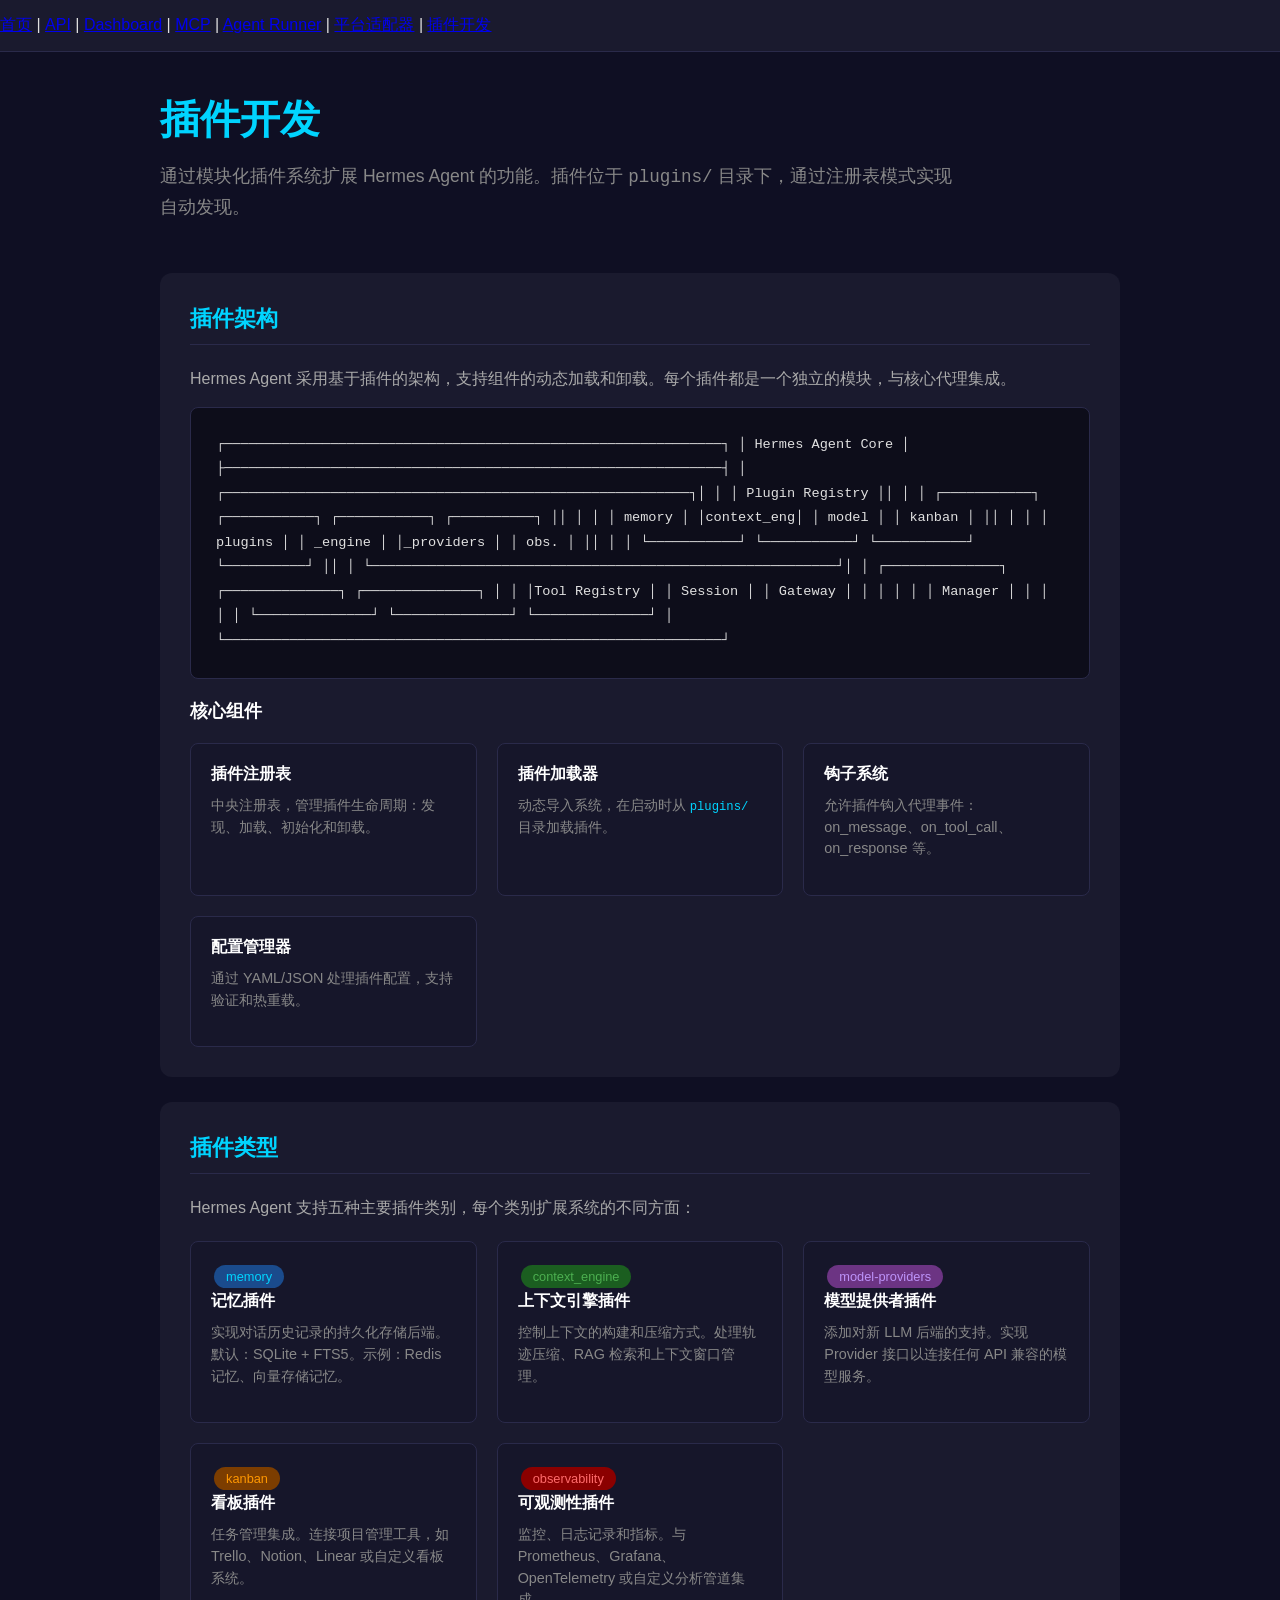
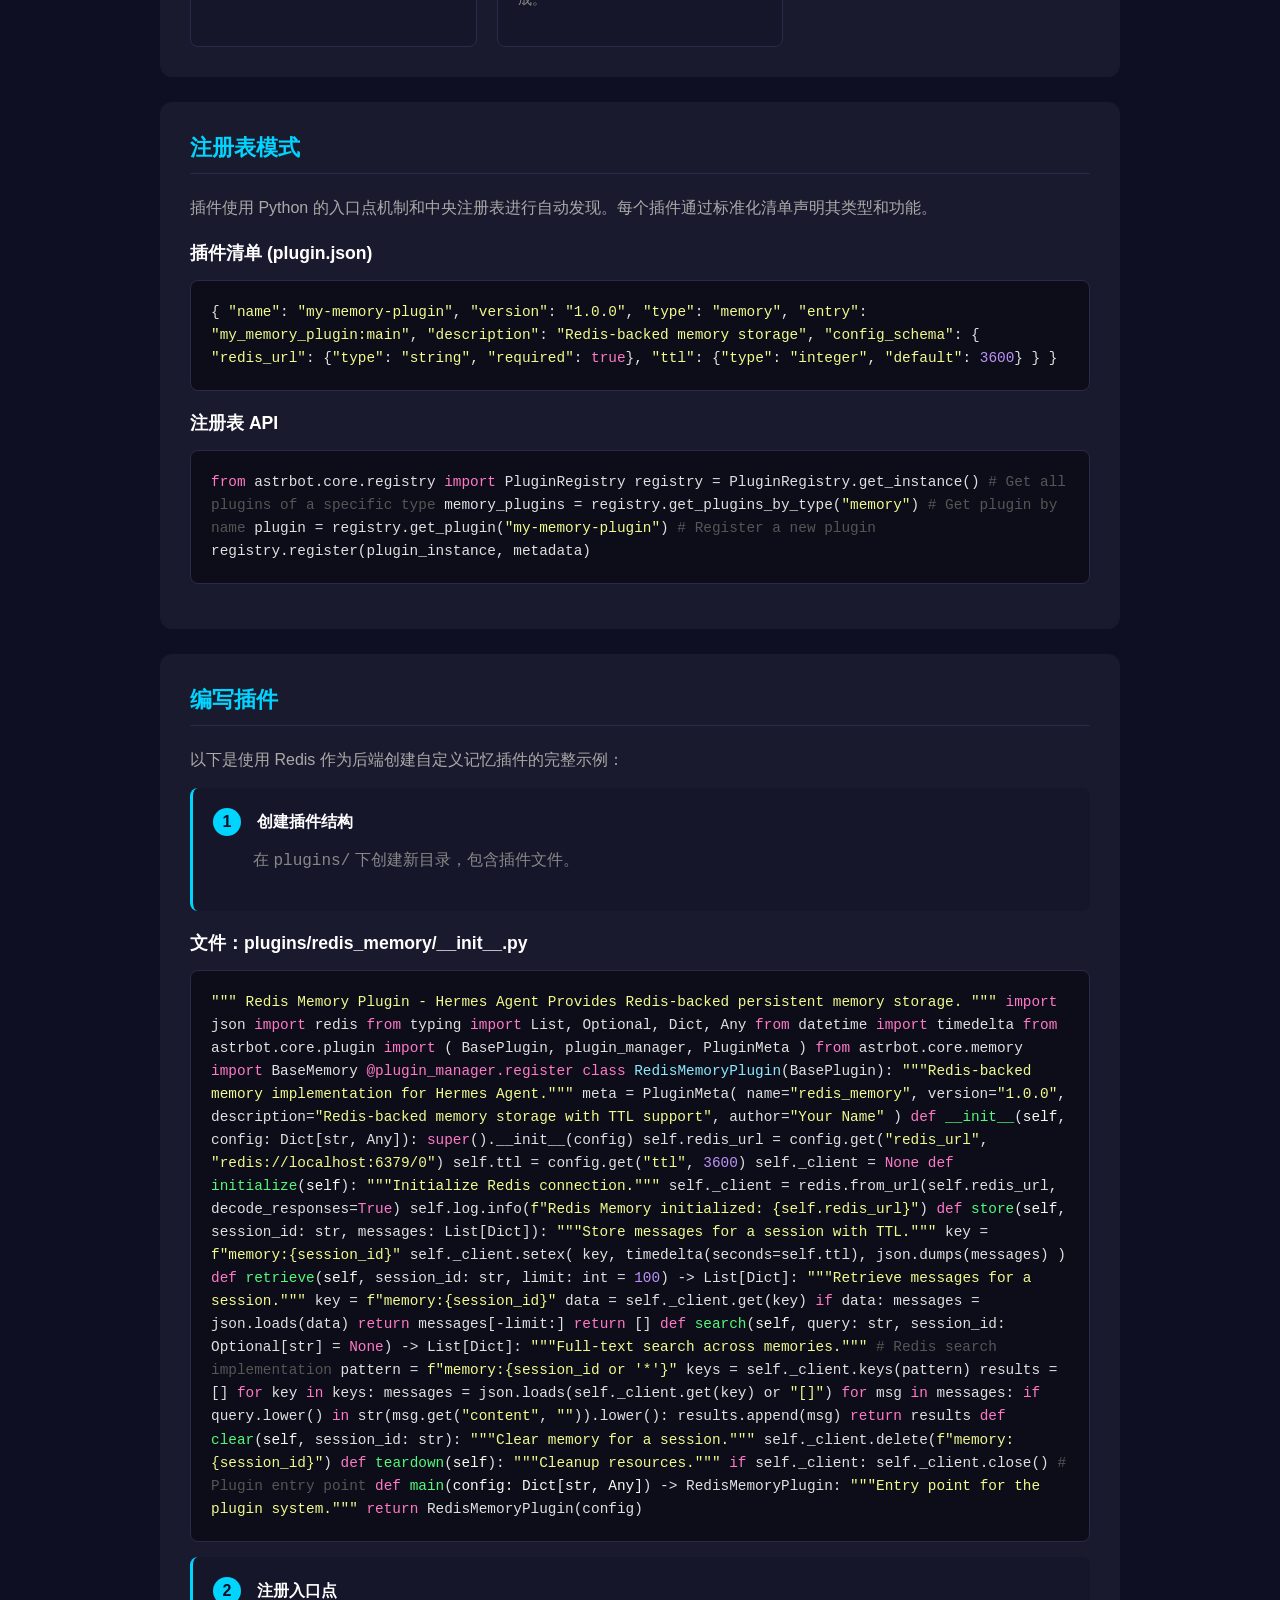
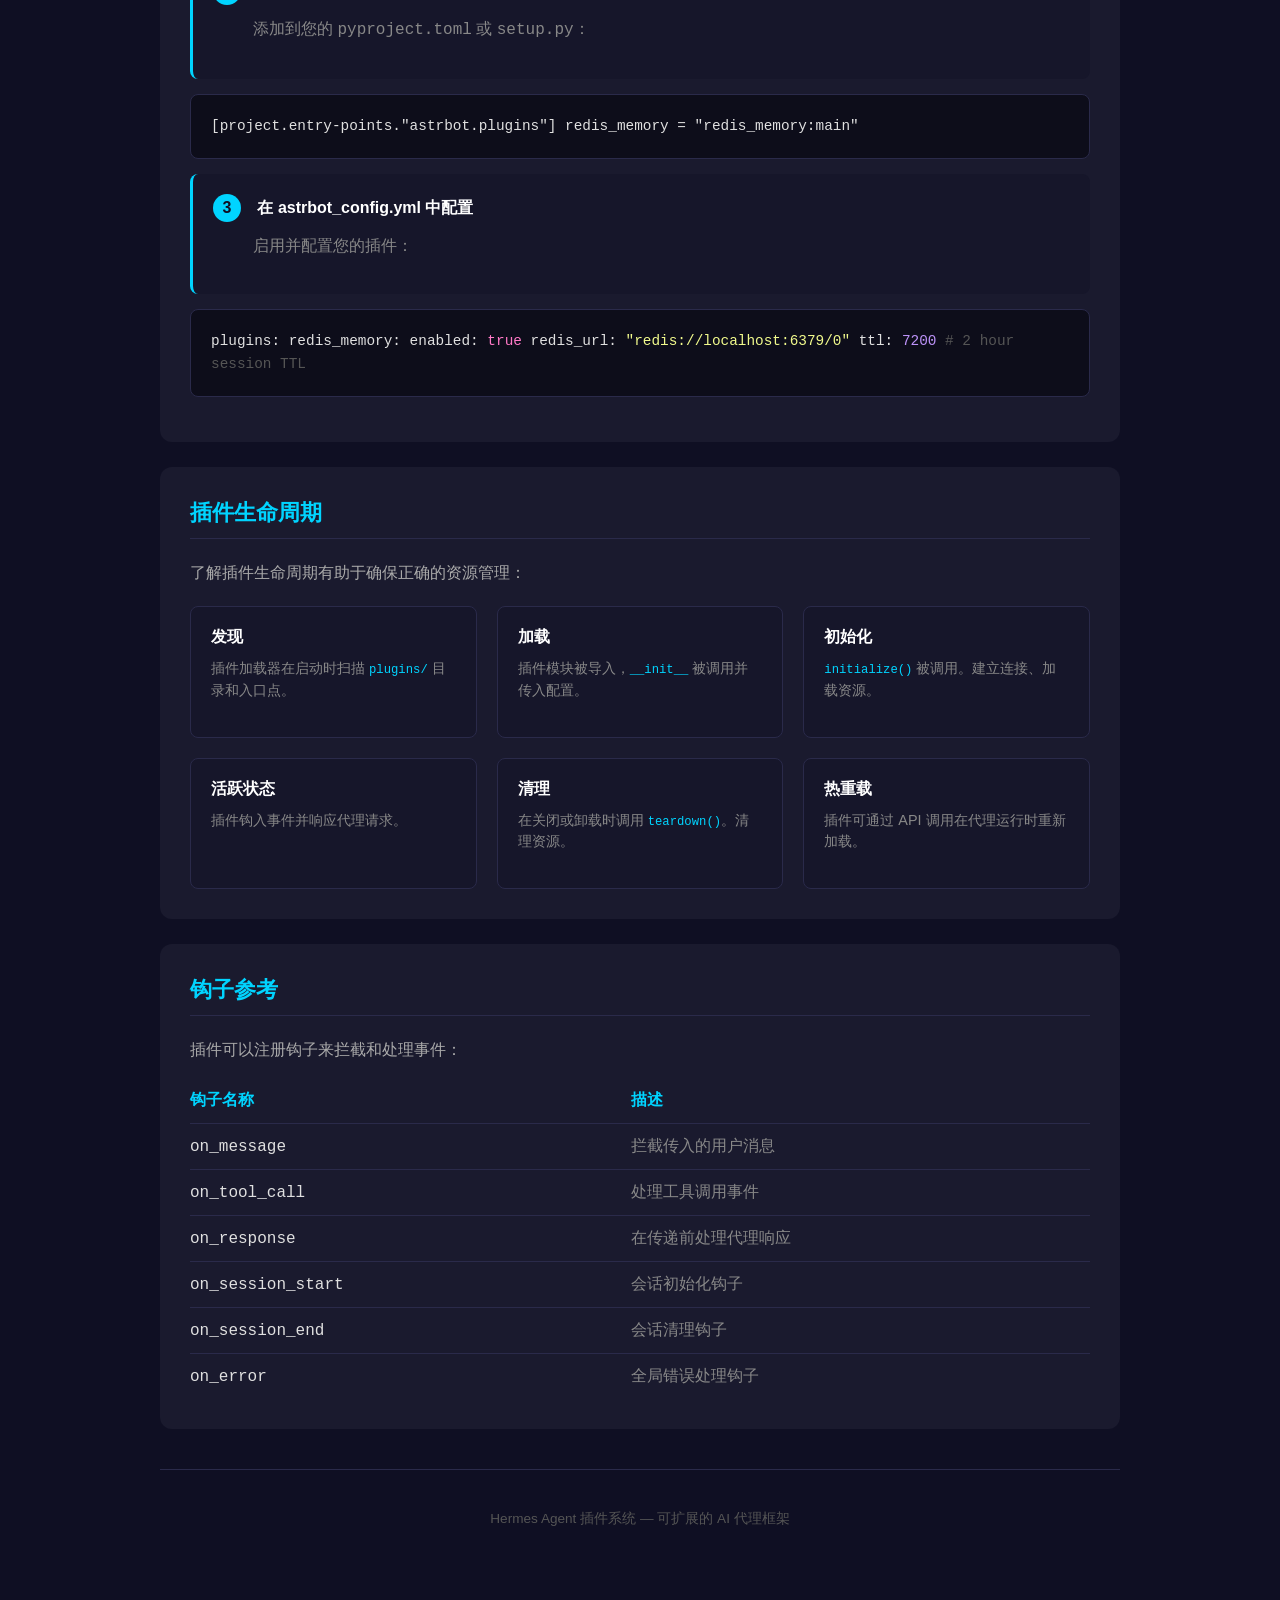
<file: plugin-development.html>
<!DOCTYPE html>
<html lang="zh-CN">
<head>
    <meta charset="UTF-8">
    <meta name="viewport" content="width=device-width, initial-scale=1.0">
    <title>插件开发 - Hermes Agent</title>
    <style>
        * { margin: 0; padding: 0; box-sizing: border-box; }
        body { font-family: -apple-system, BlinkMacSystemFont, 'Segoe UI', Roboto, sans-serif; background: #0f0f23; color: #e0e0e0; min-height: 100vh; }
        
        /* Navigation */
        .nav { background: #1a1a2e; padding: 15px 0; border-bottom: 1px solid #2a2a4a; position: sticky; top: 0; z-index: 100; }
        .nav-inner { max-width: 1200px; margin: 0 auto; padding: 0 20px; display: flex; align-items: center; gap: 30px; }
        .nav-brand { font-size: 1.2em; font-weight: bold; color: #00d4ff; text-decoration: none; }
        .nav-links { display: flex; gap: 25px; flex-wrap: wrap; }
        .nav-links a { color: #888; text-decoration: none; font-size: 0.95em; transition: color 0.2s; }
        .nav-links a:hover, .nav-links a.active { color: #00d4ff; }
        
        .container { max-width: 1000px; margin: 0 auto; padding: 40px 20px; }
        
        .hero { margin-bottom: 50px; }
        .hero h1 { font-size: 2.5em; color: #00d4ff; margin-bottom: 15px; }
        .hero p { color: #888; font-size: 1.1em; line-height: 1.7; max-width: 800px; }
        
        .section { background: #1a1a2e; border-radius: 12px; padding: 30px; margin-bottom: 25px; }
        .section h2 { color: #00d4ff; margin-bottom: 20px; font-size: 1.4em; border-bottom: 1px solid #2a2a4a; padding-bottom: 10px; }
        .section h3 { color: #fff; margin: 20px 0 12px 0; font-size: 1.1em; }
        .section p { color: #aaa; line-height: 1.7; margin-bottom: 15px; }
        .section ul { color: #aaa; line-height: 1.8; margin-left: 20px; margin-bottom: 15px; }
        .section li { margin-bottom: 8px; }
        
        code { font-family: 'Courier New', Consolas, monospace; }
        .code-block { background: #0d0d1a; border-radius: 8px; padding: 20px; margin: 15px 0; overflow-x: auto; border: 1px solid #2a2a4a; }
        .code-block code { color: #e0e0e0; line-height: 1.6; font-size: 0.9em; }
        .code-comment { color: #555; }
        .code-keyword { color: #ff79c6; }
        .code-string { color: #f1fa8c; }
        .code-number { color: #bd93f9; }
        .code-function { color: #50fa7b; }
        .code-decorator { color: #ff79c6; }
        .code-class { color: #8be9fd; }
        .code-param { color: #f8f8f2; }
        
        .grid { display: grid; grid-template-columns: repeat(auto-fit, minmax(280px, 1fr)); gap: 20px; margin-top: 20px; }
        .card { background: #16162a; border-radius: 8px; padding: 20px; border: 1px solid #2a2a4a; }
        .card h4 { color: #fff; margin-bottom: 10px; font-size: 1em; }
        .card p { color: #888; font-size: 0.9em; line-height: 1.5; }
        .card code { color: #00d4ff; font-size: 0.85em; }
        
        .architecture { background: #0d0d1a; padding: 25px; border-radius: 8px; font-family: 'Courier New', monospace; font-size: 0.85em; line-height: 1.8; overflow-x: auto; border: 1px solid #2a2a4a; }
        
        .badge { display: inline-block; padding: 4px 12px; border-radius: 20px; font-size: 0.8em; margin: 3px; }
        .badge-blue { background: #1a4b8c; color: #00d4ff; }
        .badge-green { background: #1b5e20; color: #4caf50; }
        .badge-purple { background: #6c3483; color: #bd93f9; }
        .badge-orange { background: #7c3d00; color: #ff9800; }
        .badge-red { background: #8b0000; color: #ff6b6b; }
        
        .step { background: #16162a; border-radius: 8px; padding: 20px; margin: 15px 0; border-left: 3px solid #00d4ff; }
        .step-number { display: inline-block; width: 28px; height: 28px; background: #00d4ff; color: #0f0f23; border-radius: 50%; text-align: center; line-height: 28px; font-weight: bold; margin-right: 12px; }
        .step h4 { display: inline; color: #fff; }
        .step p { margin-top: 10px; margin-left: 40px; color: #888; }
        
        .footer { text-align: center; padding: 40px 0; color: #555; font-size: 0.85em; margin-top: 40px; border-top: 1px solid #2a2a4a; }
    </style>
</head>
<body>
    <div class="nav">
        <a href="index.html">首页</a> |
        <a href="api.html">API</a> |
        <a href="dashboard.html">Dashboard</a> |
        <a href="mcp.html">MCP</a> |
        <a href="agent-runner.html">Agent Runner</a> |
        <a href="platform-adapter.html">平台适配器</a> |
        <a href="plugin-development.html">插件开发</a>
    </div>

    <div class="container">
        <div class="hero">
            <h1>插件开发</h1>
            <p>通过模块化插件系统扩展 Hermes Agent 的功能。插件位于 <code>plugins/</code> 目录下，通过注册表模式实现自动发现。</p>
        </div>

        <div class="section">
            <h2>插件架构</h2>
            <p>Hermes Agent 采用基于插件的架构，支持组件的动态加载和卸载。每个插件都是一个独立的模块，与核心代理集成。</p>
            
            <div class="architecture">┌─────────────────────────────────────────────────────────────┐
│                      Hermes Agent Core                      │
├─────────────────────────────────────────────────────────────┤
│  ┌─────────────────────────────────────────────────────────┐│
│  │                  Plugin Registry                         ││
│  │  ┌───────────┐ ┌───────────┐ ┌───────────┐ ┌──────────┐ ││
│  │  │  memory   │ │context_eng│ │   model   │ │  kanban  │ ││
│  │  │  plugins  │ │   _engine │ │_providers │ │   obs.   │ ││
│  │  └───────────┘ └───────────┘ └───────────┘ └──────────┘ ││
│  └─────────────────────────────────────────────────────────┘│
│  ┌──────────────┐ ┌──────────────┐ ┌──────────────┐         │
│  │Tool Registry │ │  Session    │ │   Gateway    │         │
│  │              │ │  Manager    │ │              │         │
│  └──────────────┘ └──────────────┘ └──────────────┘         │
└─────────────────────────────────────────────────────────────┘</div>
            
            <h3>核心组件</h3>
            <div class="grid">
                <div class="card">
                    <h4>插件注册表</h4>
                    <p>中央注册表，管理插件生命周期：发现、加载、初始化和卸载。</p>
                </div>
                <div class="card">
                    <h4>插件加载器</h4>
                    <p>动态导入系统，在启动时从 <code>plugins/</code> 目录加载插件。</p>
                </div>
                <div class="card">
                    <h4>钩子系统</h4>
                    <p>允许插件钩入代理事件：on_message、on_tool_call、on_response 等。</p>
                </div>
                <div class="card">
                    <h4>配置管理器</h4>
                    <p>通过 YAML/JSON 处理插件配置，支持验证和热重载。</p>
                </div>
            </div>
        </div>

        <div class="section">
            <h2>插件类型</h2>
            <p>Hermes Agent 支持五种主要插件类别，每个类别扩展系统的不同方面：</p>
            
            <div class="grid">
                <div class="card">
                    <span class="badge badge-blue">memory</span>
                    <h4>记忆插件</h4>
                    <p>实现对话历史记录的持久化存储后端。默认：SQLite + FTS5。示例：Redis 记忆、向量存储记忆。</p>
                </div>
                <div class="card">
                    <span class="badge badge-green">context_engine</span>
                    <h4>上下文引擎插件</h4>
                    <p>控制上下文的构建和压缩方式。处理轨迹压缩、RAG 检索和上下文窗口管理。</p>
                </div>
                <div class="card">
                    <span class="badge badge-purple">model-providers</span>
                    <h4>模型提供者插件</h4>
                    <p>添加对新 LLM 后端的支持。实现 Provider 接口以连接任何 API 兼容的模型服务。</p>
                </div>
                <div class="card">
                    <span class="badge badge-orange">kanban</span>
                    <h4>看板插件</h4>
                    <p>任务管理集成。连接项目管理工具，如 Trello、Notion、Linear 或自定义看板系统。</p>
                </div>
                <div class="card">
                    <span class="badge badge-red">observability</span>
                    <h4>可观测性插件</h4>
                    <p>监控、日志记录和指标。与 Prometheus、Grafana、OpenTelemetry 或自定义分析管道集成。</p>
                </div>
            </div>
        </div>

        <div class="section">
            <h2>注册表模式</h2>
            <p>插件使用 Python 的入口点机制和中央注册表进行自动发现。每个插件通过标准化清单声明其类型和功能。</p>
            
            <h3>插件清单 (plugin.json)</h3>
            <div class="code-block">
<code>{
  <span class="code-string">"name"</span>: <span class="code-string">"my-memory-plugin"</span>,
  <span class="code-string">"version"</span>: <span class="code-string">"1.0.0"</span>,
  <span class="code-string">"type"</span>: <span class="code-string">"memory"</span>,
  <span class="code-string">"entry"</span>: <span class="code-string">"my_memory_plugin:main"</span>,
  <span class="code-string">"description"</span>: <span class="code-string">"Redis-backed memory storage"</span>,
  <span class="code-string">"config_schema"</span>: {
    <span class="code-string">"redis_url"</span>: {<span class="code-string">"type"</span>: <span class="code-string">"string"</span>, <span class="code-string">"required"</span>: <span class="code-keyword">true</span>},
    <span class="code-string">"ttl"</span>: {<span class="code-string">"type"</span>: <span class="code-string">"integer"</span>, <span class="code-string">"default"</span>: <span class="code-number">3600</span>}
  }
}</code>
            </div>
            
            <h3>注册表 API</h3>
            <div class="code-block">
<code><span class="code-keyword">from</span> astrbot.core.registry <span class="code-keyword">import</span> PluginRegistry

registry = PluginRegistry.get_instance()

<span class="code-comment"># Get all plugins of a specific type</span>
memory_plugins = registry.get_plugins_by_type(<span class="code-string">"memory"</span>)

<span class="code-comment"># Get plugin by name</span>
plugin = registry.get_plugin(<span class="code-string">"my-memory-plugin"</span>)

<span class="code-comment"># Register a new plugin</span>
registry.register(plugin_instance, metadata)</code>
            </div>
        </div>

        <div class="section">
            <h2>编写插件</h2>
            <p>以下是使用 Redis 作为后端创建自定义记忆插件的完整示例：</p>
            
            <div class="step">
                <span class="step-number">1</span>
                <h4>创建插件结构</h4>
                <p>在 <code>plugins/</code> 下创建新目录，包含插件文件。</p>
            </div>
            
            <h3>文件：plugins/redis_memory/__init__.py</h3>
            <div class="code-block">
<code><span class="code-string">"""
Redis Memory Plugin - Hermes Agent
Provides Redis-backed persistent memory storage.
"""</span>

<span class="code-keyword">import</span> json
<span class="code-keyword">import</span> redis
<span class="code-keyword">from</span> typing <span class="code-keyword">import</span> List, Optional, Dict, Any
<span class="code-keyword">from</span> datetime <span class="code-keyword">import</span> timedelta

<span class="code-keyword">from</span> astrbot.core.plugin <span class="code-keyword">import</span> (
    BasePlugin,
    plugin_manager,
    PluginMeta
)
<span class="code-keyword">from</span> astrbot.core.memory <span class="code-keyword">import</span> BaseMemory


<span class="code-decorator">@plugin_manager.register</span>
<span class="code-keyword">class</span> <span class="code-class">RedisMemoryPlugin</span>(BasePlugin):
    <span class="code-string">"""Redis-backed memory implementation for Hermes Agent."""</span>
    
    meta = PluginMeta(
        name=<span class="code-string">"redis_memory"</span>,
        version=<span class="code-string">"1.0.0"</span>,
        description=<span class="code-string">"Redis-backed memory storage with TTL support"</span>,
        author=<span class="code-string">"Your Name"</span>
    )
    
    <span class="code-keyword">def</span> <span class="code-function">__init__</span>(<span class="code-param">self</span>, config: Dict[str, Any]):
        <span class="code-keyword">super</span>().__init__(config)
        self.redis_url = config.get(<span class="code-string">"redis_url"</span>, <span class="code-string">"redis://localhost:6379/0"</span>)
        self.ttl = config.get(<span class="code-string">"ttl"</span>, <span class="code-number">3600</span>)
        self._client = <span class="code-keyword">None</span>
    
    <span class="code-keyword">def</span> <span class="code-function">initialize</span>(<span class="code-param">self</span>):
        <span class="code-string">"""Initialize Redis connection."""</span>
        self._client = redis.from_url(self.redis_url, decode_responses=<span class="code-keyword">True</span>)
        self.log.info(<span class="code-string">f"Redis Memory initialized: {self.redis_url}"</span>)
    
    <span class="code-keyword">def</span> <span class="code-function">store</span>(<span class="code-param">self</span>, session_id: str, messages: List[Dict]):
        <span class="code-string">"""Store messages for a session with TTL."""</span>
        key = <span class="code-string">f"memory:{session_id}"</span>
        self._client.setex(
            key,
            timedelta(seconds=self.ttl),
            json.dumps(messages)
        )
    
    <span class="code-keyword">def</span> <span class="code-function">retrieve</span>(<span class="code-param">self</span>, session_id: str, limit: int = <span class="code-number">100</span>) -> List[Dict]:
        <span class="code-string">"""Retrieve messages for a session."""</span>
        key = <span class="code-string">f"memory:{session_id}"</span>
        data = self._client.get(key)
        <span class="code-keyword">if</span> data:
            messages = json.loads(data)
            <span class="code-keyword">return</span> messages[-limit:]
        <span class="code-keyword">return</span> []
    
    <span class="code-keyword">def</span> <span class="code-function">search</span>(<span class="code-param">self</span>, query: str, session_id: Optional[str] = <span class="code-keyword">None</span>) -> List[Dict]:
        <span class="code-string">"""Full-text search across memories."""</span>
        <span class="code-comment"># Redis search implementation</span>
        pattern = <span class="code-string">f"memory:{session_id or '*'}"</span>
        keys = self._client.keys(pattern)
        results = []
        <span class="code-keyword">for</span> key <span class="code-keyword">in</span> keys:
            messages = json.loads(self._client.get(key) or <span class="code-string">"[]"</span>)
            <span class="code-keyword">for</span> msg <span class="code-keyword">in</span> messages:
                <span class="code-keyword">if</span> query.lower() <span class="code-keyword">in</span> str(msg.get(<span class="code-string">"content"</span>, <span class="code-string">""</span>)).lower():
                    results.append(msg)
        <span class="code-keyword">return</span> results
    
    <span class="code-keyword">def</span> <span class="code-function">clear</span>(<span class="code-param">self</span>, session_id: str):
        <span class="code-string">"""Clear memory for a session."""</span>
        self._client.delete(<span class="code-string">f"memory:{session_id}"</span>)
    
    <span class="code-keyword">def</span> <span class="code-function">teardown</span>(<span class="code-param">self</span>):
        <span class="code-string">"""Cleanup resources."""</span>
        <span class="code-keyword">if</span> self._client:
            self._client.close()


<span class="code-comment"># Plugin entry point</span>
<span class="code-keyword">def</span> <span class="code-function">main</span>(<span class="code-param">config: Dict[str, Any]</span>) -> RedisMemoryPlugin:
    <span class="code-string">"""Entry point for the plugin system."""</span>
    <span class="code-keyword">return</span> RedisMemoryPlugin(config)</code>
            </div>
            
            <div class="step">
                <span class="step-number">2</span>
                <h4>注册入口点</h4>
                <p>添加到您的 <code>pyproject.toml</code> 或 <code>setup.py</code>：</p>
            </div>
            
            <div class="code-block">
<code>[project.entry-points."astrbot.plugins"]
redis_memory = "redis_memory:main"</code>
            </div>
            
            <div class="step">
                <span class="step-number">3</span>
                <h4>在 astrbot_config.yml 中配置</h4>
                <p>启用并配置您的插件：</p>
            </div>
            
            <div class="code-block">
<code>plugins:
  redis_memory:
    enabled: <span class="code-keyword">true</span>
    redis_url: <span class="code-string">"redis://localhost:6379/0"</span>
    ttl: <span class="code-number">7200</span>  <span class="code-comment"># 2 hour session TTL</span></code>
            </div>
        </div>

        <div class="section">
            <h2>插件生命周期</h2>
            <p>了解插件生命周期有助于确保正确的资源管理：</p>
            
            <div class="grid">
                <div class="card">
                    <h4>发现</h4>
                    <p>插件加载器在启动时扫描 <code>plugins/</code> 目录和入口点。</p>
                </div>
                <div class="card">
                    <h4>加载</h4>
                    <p>插件模块被导入，<code>__init__</code> 被调用并传入配置。</p>
                </div>
                <div class="card">
                    <h4>初始化</h4>
                    <p><code>initialize()</code> 被调用。建立连接、加载资源。</p>
                </div>
                <div class="card">
                    <h4>活跃状态</h4>
                    <p>插件钩入事件并响应代理请求。</p>
                </div>
                <div class="card">
                    <h4>清理</h4>
                    <p>在关闭或卸载时调用 <code>teardown()</code>。清理资源。</p>
                </div>
                <div class="card">
                    <h4>热重载</h4>
                    <p>插件可通过 API 调用在代理运行时重新加载。</p>
                </div>
            </div>
        </div>

        <div class="section">
            <h2>钩子参考</h2>
            <p>插件可以注册钩子来拦截和处理事件：</p>
            
            <table style="width:100%; border-collapse: collapse; margin-top: 15px;">
                <tr style="border-bottom: 1px solid #2a2a4a;">
                    <th style="text-align: left; color: #00d4ff; padding: 12px 0;">钩子名称</th>
                    <th style="text-align: left; color: #00d4ff; padding: 12px 0;">描述</th>
                </tr>
                <tr style="border-bottom: 1px solid #2a2a4a;">
                    <td style="padding: 12px 0;"><code>on_message</code></td>
                    <td style="padding: 12px 0; color: #888;">拦截传入的用户消息</td>
                </tr>
                <tr style="border-bottom: 1px solid #2a2a4a;">
                    <td style="padding: 12px 0;"><code>on_tool_call</code></td>
                    <td style="padding: 12px 0; color: #888;">处理工具调用事件</td>
                </tr>
                <tr style="border-bottom: 1px solid #2a2a4a;">
                    <td style="padding: 12px 0;"><code>on_response</code></td>
                    <td style="padding: 12px 0; color: #888;">在传递前处理代理响应</td>
                </tr>
                <tr style="border-bottom: 1px solid #2a2a4a;">
                    <td style="padding: 12px 0;"><code>on_session_start</code></td>
                    <td style="padding: 12px 0; color: #888;">会话初始化钩子</td>
                </tr>
                <tr style="border-bottom: 1px solid #2a2a4a;">
                    <td style="padding: 12px 0;"><code>on_session_end</code></td>
                    <td style="padding: 12px 0; color: #888;">会话清理钩子</td>
                </tr>
                <tr>
                    <td style="padding: 12px 0;"><code>on_error</code></td>
                    <td style="padding: 12px 0; color: #888;">全局错误处理钩子</td>
                </tr>
            </table>
        </div>

        <div class="footer">
            Hermes Agent 插件系统 — 可扩展的 AI 代理框架
        </div>
    </div>
</body>
</html>
</file>
